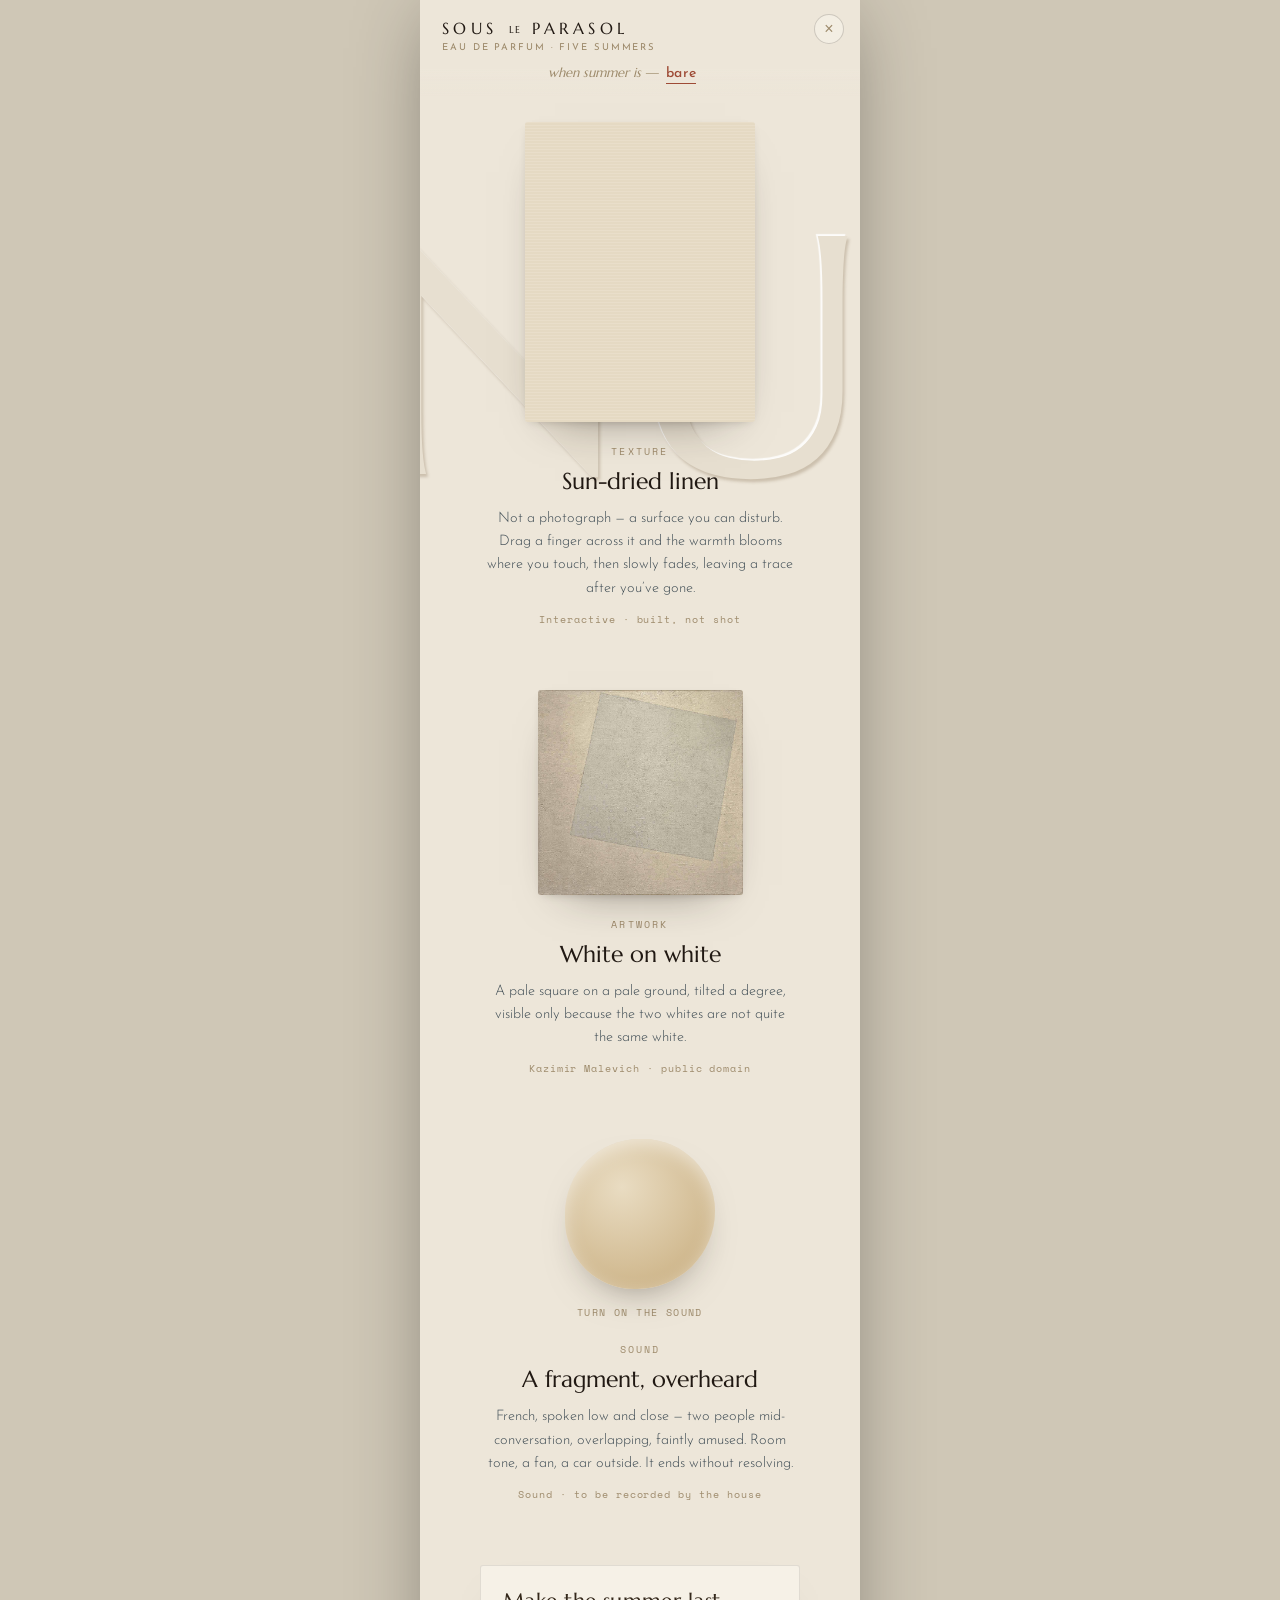
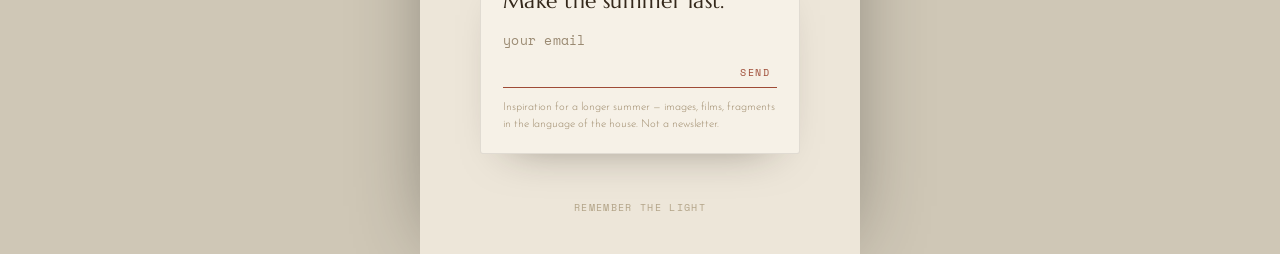
<file: teaser/index.html>
<!DOCTYPE html>
<html lang="en">
<head>
<meta charset="utf-8">
<meta name="viewport" content="width=device-width, initial-scale=1, viewport-fit=cover">
<title>Sous Le Parasol — when summer is bare</title>
<meta name="theme-color" content="#EDE6D9">
<link rel="preconnect" href="https://fonts.gstatic.com" crossorigin>
<link rel="stylesheet" href="https://fonts.googleapis.com/css2?family=Marcellus&family=Josefin+Sans:wght@300;400;500&family=Space+Mono:ital,wght@0,400;0,700;1,400&display=swap">
<style>
  /* ---- tokens (BARE summer) ---- */
  :root{
    --paper:#EDE6D9; --card:#F6F1E7; --ink:#211913;
    --bare-ink:#3f4c54; --bare-spine:#45616F; --muted:#9D8A6B; --accent:#9E4B36;
  }
  *{box-sizing:border-box;}
  html,body{margin:0;padding:0;background:#cfc7b6;-webkit-font-smoothing:antialiased;}
  body{font-family:'Josefin Sans',Helvetica,Arial,sans-serif;color:var(--ink);}

  /* the pop-up "phone" frame — vertical, scrollable */
  .phone{
    position:relative;max-width:440px;margin:0 auto;min-height:100vh;min-height:100svh;
    background:var(--paper);overflow-x:hidden;
    box-shadow:0 0 80px -20px rgba(0,0,0,.45);
  }

  /* giant debossed summer word, drifting behind everything */
  .deboss{
    position:absolute;top:220px;left:-46px;z-index:0;pointer-events:none;user-select:none;
    font-family:'Marcellus',serif;font-size:340px;line-height:.8;letter-spacing:.01em;
    text-transform:uppercase;white-space:nowrap;color:#E7DFD0;
    text-shadow:-2px -2px 1px rgba(255,255,255,.85),2px 3px 3px rgba(120,95,60,.28);
    animation:drift 90s ease-in-out infinite;
  }

  /* ---- top bar ---- */
  .bar{
    position:sticky;top:0;z-index:60;padding:18px 58px 12px 22px;
    background:linear-gradient(var(--paper) 72%,rgba(237,230,217,0));
  }
  .mark{font-family:'Marcellus',serif;font-size:16px;letter-spacing:.28em;text-transform:uppercase;color:var(--ink);}
  .mark .le{font-size:.62em;letter-spacing:.16em;vertical-align:.12em;margin:0 .12em;}
  .sub{font-size:9.5px;letter-spacing:.20em;text-transform:uppercase;color:var(--muted);margin-top:5px;}
  .whenrow{display:flex;align-items:baseline;justify-content:center;gap:8px;margin-top:12px;}
  .whenrow .lead{font-family:'Marcellus',serif;font-style:italic;font-size:13px;color:var(--muted);}
  .whenrow .kw{font-size:14px;letter-spacing:.05em;color:var(--accent);font-weight:500;border-bottom:1.5px solid var(--accent);padding-bottom:2px;}
  .close{position:absolute;top:14px;right:16px;z-index:70;width:30px;height:30px;border-radius:50%;
    border:1px solid rgba(33,25,19,.18);background:rgba(246,241,231,.7);color:var(--muted);
    font-size:16px;line-height:1;cursor:pointer;display:flex;align-items:center;justify-content:center;}

  /* ---- story ---- */
  .story{position:relative;z-index:10;display:flex;flex-direction:column;align-items:center;
    gap:64px;padding:26px 24px 46px;}
  .block{width:100%;display:flex;flex-direction:column;align-items:center;text-align:center;}
  .visual-wrap{position:relative;}           /* holds the floating motion */
  .float{position:relative;}
  .eyebrow{margin-top:22px;font-family:'Space Mono',monospace;font-size:10px;letter-spacing:.22em;
    text-transform:uppercase;color:var(--muted);}
  .title{margin-top:8px;font-family:'Marcellus',serif;font-size:23px;color:var(--ink);}
  .caption{margin-top:12px;max-width:34ch;font-size:14.5px;font-weight:300;line-height:1.6;color:var(--bare-ink);}
  .credit{margin-top:12px;font-family:'Space Mono',monospace;font-size:9.5px;letter-spacing:.10em;color:var(--muted);}

  /* media tile */
  .media{position:relative;overflow:hidden;border-radius:3px;
    box-shadow:0 20px 46px -30px rgba(35,28,20,.6),0 3px 10px -6px rgba(35,28,20,.35);}
  .media img{display:block;width:100%;height:100%;object-fit:cover;}

  /* texture tile */
  .texture{position:relative;width:230px;height:300px;overflow:hidden;border-radius:3px;cursor:crosshair;
    box-shadow:0 20px 46px -30px rgba(35,28,20,.6),0 3px 10px -6px rgba(35,28,20,.35);touch-action:none;}
  .linen{position:absolute;inset:0;
    background:repeating-linear-gradient(0deg,#e8ddc9 0px,#e2d6bd 1px,#e8ddc9 2px,#eadfcb 3px),
              repeating-linear-gradient(90deg,rgba(150,125,90,.10) 0px,rgba(150,125,90,0) 1px,rgba(150,125,90,.08) 2px);
    animation:breathe 9s ease-in-out infinite;}
  .tx-bloom{position:absolute;width:170px;height:170px;left:-999px;top:-999px;transform:translate(-50%,-50%);
    border-radius:50%;background:radial-gradient(circle,rgba(214,168,90,.55),rgba(214,168,90,0) 70%);
    mix-blend-mode:multiply;opacity:0;transition:opacity 2.6s ease;pointer-events:none;}

  /* sound blob */
  .sound{display:flex;flex-direction:column;align-items:center;}
  .blob{width:150px;height:150px;border-radius:50% 48% 52% 46%;cursor:pointer;
    background:radial-gradient(circle at 38% 32%,#e9dcc2,#cdb488 78%);
    box-shadow:inset 0 6px 18px rgba(255,255,255,.55),0 18px 40px -24px rgba(35,28,20,.6);
    animation:blobP 6s ease-in-out infinite;}
  .blob.playing{animation:blobPlay 1.6s ease-in-out infinite;}
  .soundcue{margin-top:16px;font-family:'Space Mono',monospace;font-size:10px;letter-spacing:.14em;
    text-transform:uppercase;color:var(--muted);transition:color .3s ease;}
  .blob.playing + .soundcue{color:var(--accent);}

  /* invite (email) */
  .invite{width:100%;max-width:320px;padding:22px 22px 20px;background:var(--card);
    border:1px solid rgba(33,25,19,.10);border-radius:3px;
    box-shadow:0 20px 46px -30px rgba(35,28,20,.5);text-align:left;}
  .invite h2{margin:0 0 14px;font-family:'Marcellus',serif;font-weight:400;font-size:21px;
    letter-spacing:.02em;color:#34281B;line-height:1.25;}
  .invite form{display:flex;flex-direction:column;border-bottom:1px solid var(--accent);padding-bottom:6px;}
  .invite input{border:0;outline:none;background:transparent;font-family:'Space Mono',monospace;
    font-size:13px;letter-spacing:.02em;color:#34281B;padding:2px 0;width:100%;}
  .invite input::placeholder{color:#9a8a72;}
  .invite .go{align-self:flex-end;margin-top:12px;background:none;border:0;cursor:pointer;
    font-family:'Space Mono',monospace;font-size:10px;letter-spacing:.18em;text-transform:uppercase;color:var(--accent);}
  .invite .sent{font-family:'Space Mono',monospace;font-size:12.5px;letter-spacing:.02em;color:#6B5238;line-height:1.6;}
  .invite .fine{margin-top:12px;font-size:11px;font-weight:300;color:var(--muted);line-height:1.5;}

  .foot{position:relative;z-index:10;text-align:center;padding:0 24px 40px;
    font-family:'Space Mono',monospace;font-size:9.5px;letter-spacing:.14em;text-transform:uppercase;color:#b3a488;}

  /* ---- motion (identical to the canvas) ---- */
  @keyframes floatA{0%,100%{transform:translate(0,0) rotate(0deg)}50%{transform:translate(7px,-11px) rotate(.45deg)}}
  @keyframes floatB{0%,100%{transform:translate(0,0) rotate(0deg)}50%{transform:translate(-8px,8px) rotate(-.5deg)}}
  @keyframes floatC{0%,100%{transform:translate(0,0) rotate(0deg)}50%{transform:translate(6px,9px) rotate(.35deg)}}
  @keyframes floatD{0%,100%{transform:translate(0,0) rotate(0deg)}50%{transform:translate(-6px,-7px) rotate(-.3deg)}}
  @keyframes drift{0%,100%{transform:translate(0,0)}50%{transform:translate(-16px,10px)}}
  @keyframes breathe{0%,100%{transform:scale(1);filter:brightness(1)}50%{transform:scale(1.015);filter:brightness(1.03)}}
  @keyframes blobP{0%,100%{transform:scale(1)}50%{transform:scale(1.05)}}
  @keyframes blobPlay{0%,100%{transform:scale(1.16)}50%{transform:scale(1.26)}}
  @media(prefers-reduced-motion:reduce){*{animation:none!important}}
</style>
</head>
<body>
<div class="phone">
  <button class="close" aria-label="Close" onclick="history.length>1?history.back():window.close()">&times;</button>

  <div class="bar">
    <div class="mark">Sous <span class="le">le</span> Parasol</div>
    <div class="sub">Eau de Parfum · Five summers</div>
    <div class="whenrow">
      <span class="lead">when summer is —</span>
      <span class="kw">bare</span>
    </div>
  </div>

  <div class="deboss">NU</div>

  <div class="story">

    <!-- 1 · TEXTURE — Sun-dried linen (interactive) -->
    <div class="block">
      <div class="visual-wrap">
        <div class="float" style="animation:11s ease-in-out 0s infinite floatA;">
          <div class="texture" id="texture">
            <div class="linen"></div>
            <div class="tx-bloom" id="txBloom"></div>
          </div>
        </div>
      </div>
      <div class="eyebrow">Texture</div>
      <div class="title">Sun-dried linen</div>
      <div class="caption">Not a photograph — a surface you can disturb. Drag a finger across it and the warmth blooms where you touch, then slowly fades, leaving a trace after you&rsquo;ve gone.</div>
      <div class="credit">Interactive · built, not shot</div>
    </div>

    <!-- 2 · ARTWORK — White on white -->
    <div class="block">
      <div class="visual-wrap">
        <div class="float" style="animation:12.7s ease-in-out .7s infinite floatB;">
          <div class="media" style="width:205px;height:205px;">
            <img src="../assets/bare-malevich.jpg" alt="A pale square on a pale ground">
          </div>
        </div>
      </div>
      <div class="eyebrow">Artwork</div>
      <div class="title">White on white</div>
      <div class="caption">A pale square on a pale ground, tilted a degree, visible only because the two whites are not quite the same white.</div>
      <div class="credit">Kazimir Malevich · public domain</div>
    </div>

    <!-- 3 · SOUND — A fragment, overheard (tap to play) -->
    <div class="block">
      <div class="visual-wrap">
        <div class="float" style="animation:14.4s ease-in-out 1.4s infinite floatC;">
          <div class="sound">
            <div class="blob" id="blob" role="button" tabindex="0" aria-label="Play the sound"></div>
          </div>
        </div>
      </div>
      <div class="soundcue" id="soundcue">turn on the sound</div>
      <div class="eyebrow">Sound</div>
      <div class="title">A fragment, overheard</div>
      <div class="caption">French, spoken low and close — two people mid-conversation, overlapping, faintly amused. Room tone, a fan, a car outside. It ends without resolving.</div>
      <div class="credit">Sound · to be recorded by the house</div>
    </div>

    <!-- 4 · INVITE — Make the summer last -->
    <div class="block">
      <div class="visual-wrap">
        <div class="float" style="animation:13.1s ease-in-out .3s infinite floatD;">
          <div class="invite">
            <h2>Make the summer last.</h2>
            <form id="inviteForm">
              <input id="email" type="email" required placeholder="your email" autocomplete="email">
              <button class="go" type="submit">send</button>
            </form>
            <div class="fine">Inspiration for a longer summer — images, films, fragments in the language of the house. Not a newsletter.</div>
          </div>
        </div>
      </div>
    </div>

  </div>

  <div class="foot">remember the light</div>
</div>

<script>
/* ---------- texture: warmth bloom follows the finger ---------- */
(function(){
  var host = document.getElementById('texture');
  var bloom = document.getElementById('txBloom');
  if(!host||!bloom) return;
  var fade;
  function move(clientX, clientY){
    var r = host.getBoundingClientRect();
    bloom.style.transition = 'opacity .15s ease';
    bloom.style.left = (clientX - r.left) + 'px';
    bloom.style.top  = (clientY - r.top) + 'px';
    bloom.style.opacity = '1';
    if(fade) clearTimeout(fade);
    fade = setTimeout(function(){ bloom.style.transition='opacity 2.6s ease'; bloom.style.opacity='0'; }, 90);
  }
  host.addEventListener('pointermove', function(e){ move(e.clientX, e.clientY); });
  host.addEventListener('pointerleave', function(){ bloom.style.transition='opacity 2.6s ease'; bloom.style.opacity='0'; });
  host.addEventListener('touchmove', function(e){
    var t = e.touches[0]; if(!t) return; e.preventDefault(); move(t.clientX, t.clientY);
  }, {passive:false});
})();

/* ---------- sound: synthesised room-tone murmur, tap to toggle ----------
   Stands in for the French dialogue the house will record: filtered noise
   (breath/room) under two slow, detuned voice-like tones that swell and fade
   like overlapping speech. Same synth as the canvas prototype. */
(function(){
  var blob = document.getElementById('blob');
  var cue = document.getElementById('soundcue');
  if(!blob) return;
  var on=false, actx=null, audio=null, alive=false, swellT=[];

  function start(){
    try{
      var AC = window.AudioContext || window.webkitAudioContext; if(!AC) return;
      var ctx = actx || (actx = new AC());
      if(ctx.state === 'suspended') ctx.resume();
      var now = ctx.currentTime;
      var master = ctx.createGain(); master.gain.value = 0; master.connect(ctx.destination);
      master.gain.linearRampToValueAtTime(0.16, now + 0.8);

      // room tone: brown-ish noise, heavily low-passed
      var dur=2, buf=ctx.createBuffer(1, ctx.sampleRate*dur, ctx.sampleRate);
      var dd=buf.getChannelData(0), last=0;
      for(var i=0;i<dd.length;i++){ var w=(Math.random()*2-1); last=(last+0.02*w)/1.02; dd[i]=last*3.2; }
      var noise=ctx.createBufferSource(); noise.buffer=buf; noise.loop=true;
      var nf=ctx.createBiquadFilter(); nf.type='lowpass'; nf.frequency.value=520; nf.Q.value=0.6;
      var ng=ctx.createGain(); ng.gain.value=0.5;
      noise.connect(nf); nf.connect(ng); ng.connect(master); noise.start();

      var voices=[];
      var mk=function(freq, pan){
        var o=ctx.createOscillator(); o.type='sawtooth'; o.frequency.value=freq;
        var vf=ctx.createBiquadFilter(); vf.type='lowpass'; vf.frequency.value=680; vf.Q.value=4;
        var g=ctx.createGain(); g.gain.value=0.0;
        var p=ctx.createStereoPanner?ctx.createStereoPanner():null; if(p)p.pan.value=pan;
        o.connect(vf); vf.connect(g); g.connect(p||master); if(p)p.connect(master); o.start();
        var swell=function(){ if(!alive) return; var t=ctx.currentTime; var up=0.4+Math.random()*0.7;
          g.gain.cancelScheduledValues(t); g.gain.setValueAtTime(g.gain.value,t);
          g.gain.linearRampToValueAtTime(0.05+Math.random()*0.06, t+up);
          var hold=0.25+Math.random()*0.5; g.gain.linearRampToValueAtTime(0.0, t+up+hold);
          vf.frequency.setValueAtTime(520+Math.random()*400, t);
          swellT.push(setTimeout(swell, (up+hold+Math.random()*0.5)*1000)); };
        swell(); voices.push({o:o});
      };
      alive=true; swellT=[];
      mk(150,-0.35); mk(190,0.4);
      audio={ctx:ctx, master:master, noise:noise, voices:voices};
    }catch(e){}
  }
  function stop(){
    alive=false; swellT.forEach(clearTimeout); swellT=[];
    var a=audio; if(!a) return; var ctx=a.ctx, t=ctx.currentTime;
    try{ a.master.gain.cancelScheduledValues(t); a.master.gain.setValueAtTime(a.master.gain.value,t);
      a.master.gain.linearRampToValueAtTime(0, t+0.6); }catch(e){}
    setTimeout(function(){ try{ a.noise.stop(); a.voices.forEach(function(v){v.o.stop();}); }catch(e){} audio=null; }, 700);
  }
  function toggle(){
    on=!on;
    blob.classList.toggle('playing', on);
    if(cue) cue.textContent = on ? 'sound on — tap to stop' : 'turn on the sound';
    if(on) start(); else stop();
  }
  blob.addEventListener('click', toggle);
  blob.addEventListener('keydown', function(e){ if(e.key==='Enter'||e.key===' '){ e.preventDefault(); toggle(); }});
})();

/* ---------- invite: collect the email (prototype — no backend) ---------- */
(function(){
  var form = document.getElementById('inviteForm');
  if(!form) return;
  form.addEventListener('submit', function(e){
    e.preventDefault();
    form.parentNode.querySelector('h2').textContent = 'Sent.';
    form.outerHTML = '<div class="sent">Look for it<br>when the light changes.</div>';
  });
})();
</script>
</body>
</html>
</file>
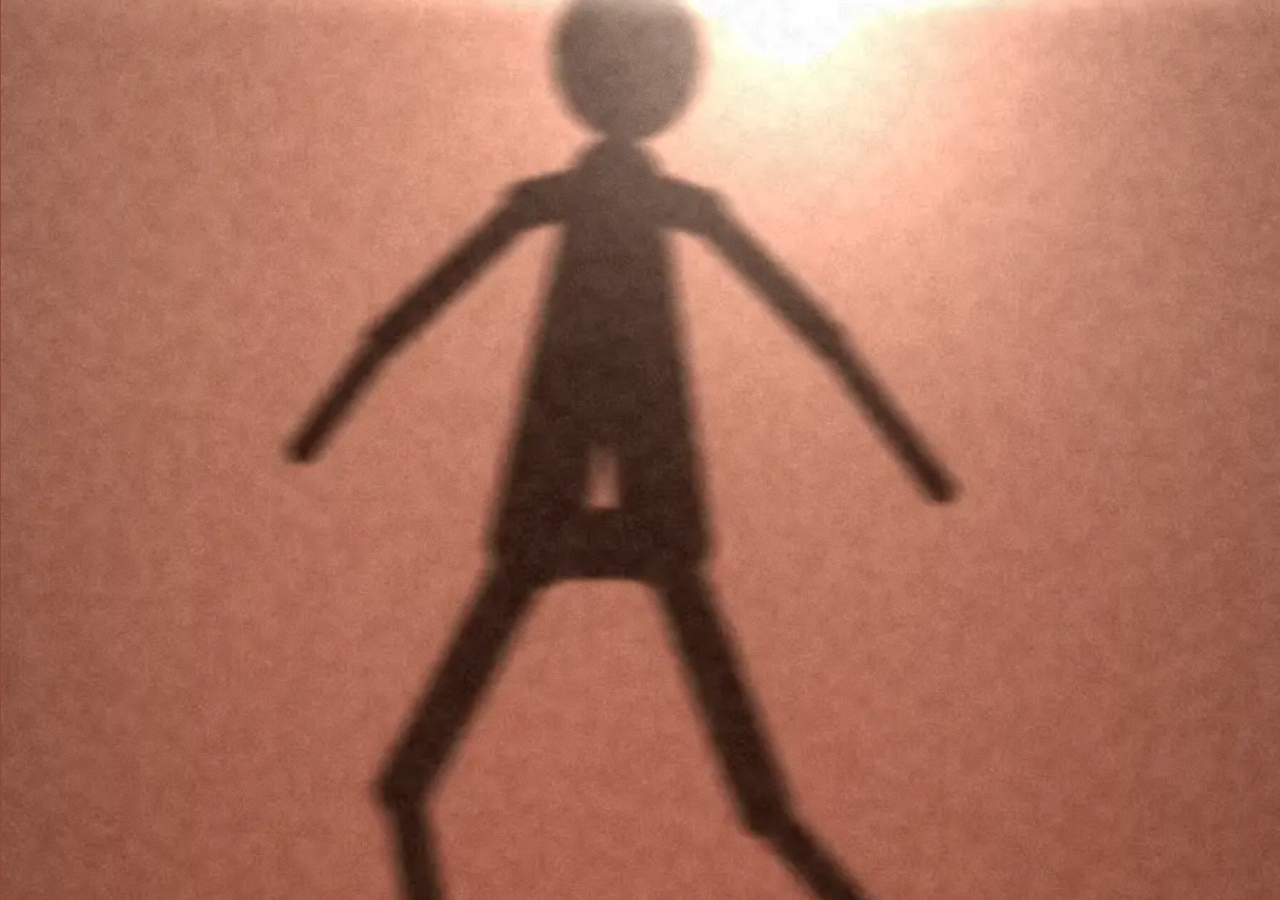
<file: teaser/frame/index.html>
<!DOCTYPE html>
<html lang="en">
<head>
<meta charset="utf-8">
<meta name="viewport" content="width=device-width, initial-scale=1, maximum-scale=1, viewport-fit=cover">
<title>Sous Le Parasol — The Last Frame</title>
<meta name="theme-color" content="#BE7660">
<style>
  /* Tokens from _ds/sous-le-parasol design system. Fonts fall back to the
     system stacks declared there — no network requests on this page. */
  :root{
    --ink:#211913; --ink-deep:#160F0A; --paper:#F6F1E7; --muted:#9D8A6B;
    --accent:#9E4B36; --umber:#6B5238; --shadow:#2E1810;
    --font-display:'Marcellus','Times New Roman',serif;
    --font-mono:'Space Mono',ui-monospace,Menlo,monospace;
  }
  *{box-sizing:border-box;margin:0;padding:0;}
  html,body{
    height:100vh;height:100dvh;width:100%;overflow:hidden;
    background:#8B4A38;
    touch-action:none;overscroll-behavior:none;
    -webkit-user-select:none;user-select:none;
    -webkit-touch-callout:none;-webkit-tap-highlight-color:transparent;
    -webkit-font-smoothing:antialiased;
  }
  body{font-family:var(--font-mono);color:var(--ink);position:fixed;inset:0;}
  canvas#cv{position:fixed;inset:0;width:100%;height:100vh;height:100dvh;display:block;touch-action:none;}

  /* ---- shutter flash ---- */
  .flash{
    position:fixed;inset:0;z-index:40;background:#FFF7EC;pointer-events:none;
    opacity:0;transition:opacity .22s ease;
  }
  .flash.on{opacity:.92;transition:none;}

  /* ---- captured-frame hairline + caption ---- */
  .capframe{
    position:fixed;inset:12px;z-index:30;pointer-events:none;
    border:1px solid rgba(246,241,231,.85);
    opacity:0;transition:opacity .35s ease;
  }
  .capframe.on{opacity:1;}
  .capframe .caption{
    position:absolute;right:10px;bottom:8px;
    font-family:var(--font-mono);font-size:10px;letter-spacing:.18em;
    text-transform:uppercase;color:rgba(246,241,231,.92);
    text-shadow:0 1px 3px rgba(40,15,8,.55);
  }

  /* ---- replay nudge ---- */
  .nudge{
    position:fixed;left:50%;bottom:calc(17% + env(safe-area-inset-bottom));transform:translateX(-50%);
    z-index:20;font-family:var(--font-mono);font-size:11px;letter-spacing:.14em;
    color:rgba(246,241,231,.9);text-shadow:0 1px 3px rgba(40,15,8,.45);
    white-space:nowrap;pointer-events:none;opacity:0;transition:opacity .5s ease;
  }
  .ph-wait .nudge{animation:nudgeIn .8s ease forwards,nudgeBreathe 4s ease-in-out .9s infinite;}
  @keyframes nudgeIn{from{opacity:0}to{opacity:.85}}
  @keyframes nudgeBreathe{0%,100%{opacity:.7}50%{opacity:.92}}

  /* ---- replay button ---- */
  .replaybtn{
    position:fixed;left:50%;bottom:calc(26px + env(safe-area-inset-bottom));transform:translateX(-50%);
    z-index:35;background:none;border:0;cursor:pointer;
    font-family:var(--font-mono);font-size:11px;letter-spacing:.24em;text-transform:uppercase;
    color:rgba(246,241,231,.92);text-shadow:0 1px 3px rgba(40,15,8,.5);
    padding:12px 16px 8px;border-bottom:1px solid rgba(246,241,231,.45);
    opacity:0;pointer-events:none;transition:opacity .5s ease .25s;
  }
  body.replay-on .replaybtn{opacity:1;pointer-events:auto;}

  /* ---- end note ---- */
  .endnote{
    position:fixed;left:50%;top:55%;transform:translate(-50%,-50%);z-index:35;
    font-family:var(--font-display);font-size:20px;letter-spacing:.04em;color:var(--ink);
    white-space:nowrap;opacity:0;transition:opacity 1.1s ease .4s;pointer-events:none;
  }
  .ph-end .endnote{opacity:.9;}

  /* ---- invitation ---- */
  .invite{
    position:fixed;left:50%;top:40%;transform:translate(-50%,0);z-index:20;
    width:min(78vw,300px);text-align:center;
    visibility:hidden;transition:transform .3s ease;
  }
  .ph-form .invite,.ph-wait .invite{visibility:visible;}
  .invite .line{
    font-family:var(--font-display);font-size:22px;letter-spacing:.04em;color:var(--ink);
    opacity:0;transition:opacity .6s ease;
  }
  .invite form{
    display:flex;align-items:baseline;gap:8px;margin-top:26px;
    border-bottom:1px solid rgba(33,25,19,.55);padding-bottom:6px;
    opacity:0;transition:opacity .6s ease .3s;
  }
  .invite input{
    flex:1;min-width:0;border:0;outline:none;background:transparent;
    font-family:var(--font-mono);font-size:16px;letter-spacing:.02em;color:var(--ink);
    padding:2px 0;text-align:center;border-radius:0;-webkit-user-select:text;user-select:text;
  }
  .invite input::placeholder{color:rgba(33,25,19,.45);}
  .invite .go{
    background:none;border:0;cursor:pointer;font-family:var(--font-mono);
    font-size:16px;color:var(--ink);padding:0 2px;
  }
  .invite .fine{
    margin-top:14px;font-family:var(--font-mono);font-size:10px;letter-spacing:.04em;
    line-height:1.6;color:rgba(33,25,19,.62);opacity:0;transition:opacity .6s ease .3s;
  }
  .invite .err{
    margin-top:12px;font-family:var(--font-mono);font-size:11px;letter-spacing:.02em;
    color:var(--accent);min-height:14px;opacity:0;transition:opacity .3s ease;
  }
  .invite .err.on{opacity:1;}
  .invite.show .line,.invite.show form,.invite.show .fine{opacity:1;}
  .invite .done{
    position:absolute;left:0;right:0;top:64px;
    font-family:var(--font-display);font-size:18px;letter-spacing:.04em;color:var(--ink);
    opacity:0;transition:opacity .8s ease .3s;pointer-events:none;
  }
  .invite.sent form,.invite.sent .fine,.invite.sent .err{opacity:0;transition:opacity .5s ease;pointer-events:none;}
  .invite.sent .done{opacity:1;}
  .invite.gone{visibility:hidden!important;}

  /* ---- debug panel ---- */
  .dbg{
    position:fixed;top:0;right:0;z-index:99;max-height:100dvh;overflow-y:auto;
    background:rgba(22,15,10,.86);color:#EFE7D7;padding:10px 12px 14px;
    font-family:var(--font-mono);font-size:10px;letter-spacing:.02em;width:210px;
    touch-action:pan-y;-webkit-user-select:none;
  }
  .dbg h2{font-size:10px;letter-spacing:.18em;text-transform:uppercase;margin-bottom:6px;color:#C8AC74;}
  .dbg .row{margin-top:7px;}
  .dbg label{display:flex;justify-content:space-between;}
  .dbg input[type=range]{width:100%;margin-top:2px;}
  .dbg button{
    margin-top:10px;width:100%;background:#C8AC74;color:#211913;border:0;padding:6px;
    font-family:var(--font-mono);font-size:10px;letter-spacing:.1em;cursor:pointer;
  }
  @media(prefers-reduced-motion:reduce){
    .nudge,.invite .line,.invite form,.invite .fine,.endnote,.replaybtn{transition:none!important;animation:none!important;}
    .ph-wait .nudge{opacity:.85;}
    .ph-end .endnote{opacity:.9;}
    body.replay-on .replaybtn{opacity:1;}
    .invite.show .line,.invite.show form,.invite.show .fine{opacity:1;}
  }
</style>
</head>
<body class="ph-seq">
<canvas id="cv"></canvas>
<div class="flash" id="flash"></div>
<div class="capframe" id="capframe"><span class="caption" id="capcaption"></span></div>
<div class="nudge" id="nudge">Replay. Try to catch the moment.</div>
<button class="replaybtn" id="replaybtn" type="button">Replay</button>
<div class="endnote" id="endnote">Nothing left to catch.</div>
<div class="invite" id="invite" aria-hidden="true">
  <div class="line">Disappear into the summer</div>
  <form id="mailform" novalidate>
    <input id="mail" type="email" inputmode="email" autocomplete="email" autocapitalize="off" spellcheck="false" placeholder="your email" aria-label="your email">
    <button type="submit" class="go" aria-label="Send">&#8594;</button>
  </form>
  <div class="err" id="mailerr" role="alert"></div>
  <div class="fine">One letter when the summer opens. Nothing else.</div>
  <div class="done" id="maildone">Summer, found again.</div>
</div>

<script>
(function(){
'use strict';

const SUBSCRIBE_ENDPOINT = ""; // empty = simulate success locally

/* Real photography: drop seven 900×1600 WebP files into teaser/frame/frames/
   and this manifest picks them up. If any file is missing the page falls
   back to procedural placeholders, so it works today with zero images.
   Set to [] to force placeholders. */
const FRAMES = [
  "frames/frame-01.webp",
  "frames/frame-02.webp",
  "frames/frame-03.webp",
  "frames/frame-04.webp",
  "frames/frame-05.webp",
  "frames/frame-06.webp",
  "frames/frame-07.webp",
];

/* ---------------- environment ---------------- */
const qs = new URLSearchParams(location.search);
const DEBUG = qs.get('debug') === '1';
const STAGE = qs.get('stage');
const FORCED = parseInt(qs.get('frames') || '', 10);
const META_BROWSER = /FBAN|FBAV|Instagram/i.test(navigator.userAgent);
const REDUCED = window.matchMedia && matchMedia('(prefers-reduced-motion: reduce)').matches;
if (DEBUG) console.log('[frame] meta in-app browser:', META_BROWSER, '| ua:', navigator.userAgent);

/* ---------------- tunables ---------------- */
const P = {
  h1: 700, h2: 620, h3: 480, h4: 300, h5: 180, h6: 110, h7: 2400, // frame holds, ms
  jitter: 3,     // max registration offset, px (min is always 1 — never zero)
  grain: 0.14,   // runtime grain overlay opacity
  resist: 1.0,   // how strongly a backward drag pulls against the playhead
  spring: 15,    // 1/s — how fast forward play returns after release (~200 ms)
  sunGrow: 0.19  // sun radius growth per frame (procedural placeholders only)
};
const MAX_PULL = 1.25;  // resistance cap: brief backward slip, never a full stop
const HOLD_DAMP = 3.2;  // resistance decay while the finger is still down
const LS_KEY = 'slpFrameTuning';
if (DEBUG) {
  try {
    const saved = JSON.parse(localStorage.getItem(LS_KEY) || '{}');
    for (const k in saved) if (k in P && isFinite(saved[k])) P[k] = saved[k];
  } catch (e) {}
}
function holdFor(orig){ return P['h' + (orig + 1)]; }

/* ---------------- state ---------------- */
const cv = document.getElementById('cv');
const ctx = cv.getContext('2d');
let W = 0, H = 0, DPR = 1;
let frames = [];            // 7 drawables (offscreen canvases or images), original order
let procedural = true;
let alive = [0,1,2,3,4,5,6];// surviving original frame indices
let attempt = 0;            // replay attempts started
let p = 0;                  // playhead, float, in units of surviving frames
let pull = 0;               // drag resistance currently applied
let phase = 'seq';          // seq | form | wait | replay | held | end
let shownCell = -1, jx = 1, jy = 1, gox = 0, goy = 0;
let dirty = true, grainPat = null;
let holdingPtr = null, lastPX = 0, downX = 0, downY = 0, downT = 0, moved = false;
let rafId = 0, lastFrame = 0, fpsN = 0, fpsT = 0, fps = 0, dbgInfo = null;
let reducedSeq = false;

const clamp = (v,a,b)=>v<a?a:v>b?b:v;

if (FORCED >= 1 && FORCED <= 7) {
  if (FORCED === 1) alive = [6];
  else {
    const k = FORCED - 1, pick = [];
    for (let j = 0; j < k; j++) pick.push(Math.round(j * 5 / Math.max(1, k - 1)));
    alive = [...new Set(pick)].sort((a,b)=>a-b); alive.push(6);
  }
  attempt = 7 - alive.length; // frames already lost, so the next replay keeps losing
}

/* ---------------- procedural placeholders ----------------
   A JS port of gen_frames.py: terracotta ground, stick-figure silhouette,
   growing blown-out sun, progressive blur and contrast loss. Grain is
   applied at draw time from one pre-rendered tile (heavier per frame). */
const FW = 900, FH = 1600, FIGY = 0.535;
const POSES = [
  {head:[0.010,-0.380],neck:[0.005,-0.278],shL:[-0.068,-0.258],shR:[0.078,-0.256],
   elL:[-0.140,-0.160],elR:[0.155,-0.170],haL:[-0.120,-0.040],haR:[0.215,-0.070],
   hiL:[-0.050,0.010],hiR:[0.055,0.010],knL:[-0.125,0.215],knR:[0.115,0.220],
   ftL:[-0.060,0.455],ftR:[0.235,0.360]},
  {head:[0.030,-0.378],neck:[0.020,-0.276],shL:[-0.050,-0.258],shR:[0.090,-0.252],
   elL:[-0.165,-0.150],elR:[0.190,-0.150],haL:[-0.230,-0.062],haR:[0.280,-0.030],
   hiL:[-0.045,0.012],hiR:[0.060,0.012],knL:[-0.150,0.210],knR:[0.140,0.225],
   ftL:[-0.105,0.450],ftR:[0.285,0.395]},
  {head:[0.055,-0.372],neck:[0.040,-0.272],shL:[-0.032,-0.256],shR:[0.110,-0.246],
   elL:[-0.190,-0.190],elR:[0.230,-0.110],haL:[-0.330,-0.140],haR:[0.330,0.035],
   hiL:[-0.038,0.014],hiR:[0.068,0.014],knL:[-0.175,0.200],knR:[0.175,0.215],
   ftL:[-0.160,0.435],ftR:[0.340,0.330]},
  {head:[0.080,-0.362],neck:[0.062,-0.264],shL:[-0.010,-0.252],shR:[0.132,-0.236],
   elL:[-0.215,-0.230],elR:[0.262,-0.070],haL:[-0.395,-0.235],haR:[0.375,0.115],
   hiL:[-0.028,0.016],hiR:[0.078,0.016],knL:[-0.200,0.190],knR:[0.205,0.200],
   ftL:[-0.230,0.410],ftR:[0.395,0.285]},
  {head:[0.115,-0.345],neck:[0.090,-0.250],shL:[0.020,-0.244],shR:[0.160,-0.222],
   elL:[-0.220,-0.270],elR:[0.290,-0.020],haL:[-0.430,-0.330],haR:[0.410,0.180],
   hiL:[-0.012,0.018],hiR:[0.090,0.018],knL:[-0.215,0.175],knR:[0.240,0.180],
   ftL:[-0.290,0.375],ftR:[0.440,0.235]},
  {head:[0.150,-0.320],neck:[0.120,-0.232],shL:[0.055,-0.232],shR:[0.190,-0.205],
   elL:[-0.200,-0.300],elR:[0.315,0.030],haL:[-0.440,-0.400],haR:[0.435,0.240],
   hiL:[0.005,0.020],hiR:[0.105,0.020],knL:[-0.220,0.160],knR:[0.270,0.160],
   ftL:[-0.335,0.340],ftR:[0.480,0.190]}
];
const BONES = [
  ['neck','shL',0.040],['neck','shR',0.040],
  ['shL','elL',0.030],['elL','haL',0.023],
  ['shR','elR',0.030],['elR','haR',0.023],
  ['neck','hiL',0.074],['neck','hiR',0.074],
  ['hiL','hiR',0.058],
  ['hiL','knL',0.044],['knL','ftL',0.032],
  ['hiR','knR',0.044],['knR','ftR',0.032]
];
const PP = [
  {pose:0, cx:0.44, fh:0.55, alpha:1.00, blur:1.2,  motion:0,  sun:1.00, glow:0.00, gblur:0.6, fade:0.00},
  {pose:1, cx:0.46, fh:0.55, alpha:0.99, blur:1.8,  motion:2,  sun:1.14, glow:0.05, gblur:0.9, fade:0.02},
  {pose:2, cx:0.49, fh:0.55, alpha:0.96, blur:3.0,  motion:5,  sun:1.30, glow:0.12, gblur:1.4, fade:0.05},
  {pose:3, cx:0.53, fh:0.54, alpha:0.88, blur:5.5,  motion:11, sun:1.50, glow:0.22, gblur:2.2, fade:0.11},
  {pose:4, cx:0.58, fh:0.53, alpha:0.72, blur:9.0,  motion:20, sun:1.74, glow:0.36, gblur:3.4, fade:0.20},
  {pose:5, cx:0.65, fh:0.52, alpha:0.44, blur:15.0, motion:34, sun:2.02, glow:0.52, gblur:5.0, fade:0.32},
  {pose:-1,cx:0.70, fh:0.51, alpha:0.00, blur:0,    motion:0,  sun:2.26, glow:0.64, gblur:6.2, fade:0.42}
];

function mkCanvas(w,h){ const c=document.createElement('canvas'); c.width=w; c.height=h; return c; }

// cheap gaussian stand-in: downscale then upscale (works everywhere, no ctx.filter)
function blurred(src, r){
  if (r < 0.5) return src;
  const f = clamp(r * 0.85, 1.4, 14);
  const tw = Math.max(6, Math.round(FW / f)), th = Math.max(6, Math.round(FH / f));
  const t = mkCanvas(tw, th), tc = t.getContext('2d');
  tc.imageSmoothingEnabled = true;
  tc.drawImage(src, 0, 0, tw, th);
  const o = mkCanvas(FW, FH), oc = o.getContext('2d');
  oc.imageSmoothingEnabled = true;
  oc.drawImage(t, 0, 0, FW, FH);
  return o;
}
function rad(g, x, y, r, stops){
  const gr = g.createRadialGradient(x, y, 0, x, y, r);
  for (const s of stops) gr.addColorStop(s[0], s[1]);
  g.fillStyle = gr;
  g.fillRect(x - r, y - r, r * 2, r * 2);
}
function figureLayer(f){
  if (f.pose < 0) return null;
  const c = mkCanvas(FW, FH), g = c.getContext('2d');
  const pose = POSES[f.pose], fh = f.fh * FH, cx = f.cx * FW, cy = FIGY * FH;
  g.strokeStyle = g.fillStyle = '#2E1810';
  g.lineCap = 'round'; g.lineJoin = 'round';
  const pt = k => [cx + pose[k][0] * fh, cy + pose[k][1] * fh];
  for (const bone of BONES){
    const pa = pt(bone[0]), pb = pt(bone[1]);
    g.lineWidth = Math.max(2, bone[2] * fh);
    g.beginPath(); g.moveTo(pa[0], pa[1]); g.lineTo(pb[0], pb[1]); g.stroke();
  }
  const hp = pt('head'), hr = 0.070 * fh;
  g.beginPath(); g.ellipse(hp[0], hp[1], hr * 0.86, hr, 0, 0, Math.PI * 2); g.fill();
  let out = blurred(c, f.blur);
  if (f.motion > 0){ // horizontal smear — the figure moving faster than the shutter
    const s = mkCanvas(FW, FH), sg = s.getContext('2d');
    const steps = 7;
    sg.globalAlpha = 1 / steps;
    for (let k = 0; k < steps; k++)
      sg.drawImage(out, (k - (steps - 1) / 2) * f.motion * 1.15, 0);
    out = s;
  }
  return out;
}
function buildProcFrame(i){
  const f = PP[i];
  let c = mkCanvas(FW, FH), g = c.getContext('2d');
  const lg = g.createLinearGradient(0, 0, 0, FH);
  lg.addColorStop(0, '#CE8E76'); lg.addColorStop(0.42, '#BE7660'); lg.addColorStop(1, '#944A38');
  g.fillStyle = lg; g.fillRect(0, 0, FW, FH);
  const eg = g.createLinearGradient(0, 0, FW, 0);
  eg.addColorStop(0, 'rgba(40,15,8,.10)'); eg.addColorStop(.5, 'rgba(40,15,8,0)'); eg.addColorStop(1, 'rgba(40,15,8,.10)');
  g.fillStyle = eg; g.fillRect(0, 0, FW, FH);

  const fig = figureLayer(f);
  if (fig){ g.globalAlpha = f.alpha; g.drawImage(fig, 0, 0); g.globalAlpha = 1; }

  const R = 0.046 * FW * (1 + P.sunGrow * i);
  const sx = 0.615 * FW, sy = 0.300 * FH;
  g.save();
  g.globalCompositeOperation = 'lighter';
  const A = Math.min(1, f.sun * 0.9), HA = Math.min(1, 0.5 * f.sun);
  rad(g, sx, sy, R * 1.1, [[0,'rgba(255,246,232,'+A+')'],[0.55,'rgba(255,244,228,'+(A*0.8)+')'],[1,'rgba(255,242,224,0)']]);
  rad(g, sx, sy, R * 3.6, [[0,'rgba(255,240,222,'+HA+')'],[1,'rgba(255,240,222,0)']]);
  g.translate(sx, sy); g.scale(4.6, 0.3); // lens streak along the horizon
  rad(g, 0, 0, R * 1.3, [[0,'rgba(255,242,226,'+Math.min(1, 0.35 * f.sun)+')'],[1,'rgba(255,242,226,0)']]);
  g.restore();

  if (f.glow > 0){ // exposure bloom eating the whole image
    const b = blurred(c, 16);
    g.globalAlpha = f.glow; g.drawImage(b, 0, 0); g.globalAlpha = 1;
  }
  if (f.fade > 0){ // contrast loss
    g.fillStyle = 'rgba(196,150,132,' + f.fade + ')'; g.fillRect(0, 0, FW, FH);
    g.fillStyle = 'rgba(255,255,255,' + (f.fade * 0.45) + ')'; g.fillRect(0, 0, FW, FH);
  }
  const vg = g.createRadialGradient(FW/2, FH/2, Math.min(FW,FH)*0.35, FW/2, FH/2, Math.hypot(FW,FH)*0.62);
  vg.addColorStop(0, 'rgba(0,0,0,0)'); vg.addColorStop(1, 'rgba(30,10,5,.30)');
  g.fillStyle = vg; g.fillRect(0, 0, FW, FH);

  if (f.gblur > 0.7) c = blurred(c, f.gblur);
  return c;
}
function buildProcedural(){
  procedural = true;
  frames = [];
  for (let i = 0; i < 7; i++) frames.push(buildProcFrame(i));
  dirty = true;
}
function loadImages(){
  if (!FRAMES.length) return Promise.resolve(false);
  return Promise.all(FRAMES.map(src => new Promise(res => {
    const im = new Image();
    im.onload = ()=>res(im);
    im.onerror = ()=>res(null);
    im.src = src;
  }))).then(list => {
    if (list.length === 7 && list.every(Boolean)){ frames = list; procedural = false; return true; }
    return false;
  });
}
function buildGrain(){
  const g = document.createElement('canvas'); g.width = 192; g.height = 192;
  const gc = g.getContext('2d'); const id = gc.createImageData(192, 192);
  for (let i = 0; i < id.data.length; i += 4){
    const v = (Math.random() * 255) | 0;
    id.data[i] = v; id.data[i+1] = v; id.data[i+2] = v; id.data[i+3] = 255;
  }
  gc.putImageData(id, 0, 0);
  grainPat = ctx.createPattern(g, 'repeat');
}

/* ---------------- draw ---------------- */
function newJitter(){
  const mag = ()=>1 + Math.random() * Math.max(0, P.jitter - 1); // 1..jitter px, never zero
  jx = (Math.random() < .5 ? -1 : 1) * mag();
  jy = (Math.random() < .5 ? -1 : 1) * mag();
  gox = (Math.random() * 192) | 0; goy = (Math.random() * 192) | 0;
}
function curOrig(){ return alive[clamp(Math.floor(p), 0, alive.length - 1)]; }
function draw(){
  const fr = frames[curOrig()];
  if (!fr) return;
  ctx.setTransform(DPR, 0, 0, DPR, 0, 0);
  ctx.globalCompositeOperation = 'source-over'; ctx.globalAlpha = 1;
  ctx.fillStyle = '#8B4A38'; ctx.fillRect(0, 0, W, H);
  const fw = fr.width, fh = fr.height;
  const s = Math.max(W / fw, H / fh);
  ctx.imageSmoothingEnabled = true;
  ctx.drawImage(fr, (W - fw * s) / 2 + jx, (H - fh * s) / 2 + jy, fw * s, fh * s);
  if (P.grain > 0 && grainPat){
    // real frames carry baked grain — the runtime layer only adds a light
    // shimmer there (its offset changes per frame, like real film stock)
    ctx.globalCompositeOperation = 'overlay';
    ctx.globalAlpha = Math.min(.6, P.grain * (procedural ? 1 + 0.18 * curOrig() : 0.3));
    ctx.save(); ctx.translate(gox, goy);
    ctx.fillStyle = grainPat; ctx.fillRect(-300, -300, W + 600, H + 600);
    ctx.restore();
    ctx.globalCompositeOperation = 'source-over'; ctx.globalAlpha = 1;
  }
}
function resize(){
  W = window.innerWidth; H = window.innerHeight;
  DPR = Math.min(window.devicePixelRatio || 1, 2);
  cv.width = Math.round(W * DPR); cv.height = Math.round(H * DPR);
  dirty = true;
}

/* ---------------- phases ---------------- */
const invite = document.getElementById('invite');
const mailform = document.getElementById('mailform');
const mailInput = document.getElementById('mail');
const mailErr = document.getElementById('mailerr');
const nudge = document.getElementById('nudge');
const replaybtn = document.getElementById('replaybtn');
const flash = document.getElementById('flash');
const capframe = document.getElementById('capframe');
const capcaption = document.getElementById('capcaption');

function setPhase(ph){
  phase = ph;
  document.body.classList.remove('ph-seq','ph-form','ph-wait','ph-replay','ph-held','ph-end');
  document.body.classList.add('ph-' + ph);
}
function toForm(){
  setPhase('form');
  invite.setAttribute('aria-hidden', 'false');
  requestAnimationFrame(()=>invite.classList.add('show'));
}
function toWait(){ // "Replay. Try to catch the moment." — tap anywhere begins
  setPhase('wait');
}
function startReplay(){
  if (attempt > 0){ // each replay permanently loses one frame — memory degrading
    const cand = alive.filter(v => v !== 6);
    if (cand.length){
      const r = cand[(Math.random() * cand.length) | 0];
      alive = alive.filter(v => v !== r);
    }
  }
  attempt++;
  invite.classList.add('gone');
  document.body.classList.remove('replay-on');
  capframe.classList.remove('on');
  p = 0; pull = 0; shownCell = -1;
  newJitter();
  setPhase('replay');
  dirty = true;
}
function runEnded(){
  p = alive.length - 0.0001;
  if (phase === 'seq'){
    toForm();
  } else if (phase === 'replay'){
    if (alive.length === 1) setPhase('end');          // only the empty frame remained
    else { setPhase('held'); document.body.classList.add('replay-on'); }
  }
}
function capture(){
  if (phase !== 'replay') return;
  setPhase('held');
  flash.classList.add('on');
  setTimeout(()=>flash.classList.remove('on'), 80);
  capcaption.textContent = 'frame ' + (curOrig() + 1) + ' of 7';
  capframe.classList.add('on');
  if (alive.length > 1) document.body.classList.add('replay-on');
  else setPhase('end'); // caught the empty frame on the last run — nothing left
  try { if (navigator.vibrate) navigator.vibrate(12); } catch (e) {}
}
replaybtn.addEventListener('click', ()=>{ if (phase === 'held') startReplay(); });

/* ---------------- pointer input ----------------
   Phase 1: taps are ignored. Replay: drag back = resistance, tap = shutter. */
function onDown(x, y, id){
  downX = x; downY = y; downT = performance.now(); moved = false;
  if (phase === 'replay'){ holdingPtr = id; lastPX = x; }
}
function onMove(x, y, id){
  if (Math.hypot(x - downX, y - downY) > 10) moved = true;
  if (phase !== 'replay' || holdingPtr !== id) return;
  const dx = x - lastPX; lastPX = x;
  if (dx < 0) pull = Math.min(MAX_PULL, pull + (-dx) * 0.0045 * P.resist);
}
function onUp(id){
  const tap = !moved && performance.now() - downT < 350;
  if (holdingPtr === id) holdingPtr = null;
  if (tap){
    if (phase === 'replay') capture();
    else if (phase === 'wait') startReplay();
  }
}
if (window.PointerEvent){
  cv.addEventListener('pointerdown', e => {
    e.preventDefault();
    try { cv.setPointerCapture(e.pointerId); } catch (err) {}
    onDown(e.clientX, e.clientY, e.pointerId);
  });
  cv.addEventListener('pointermove', e => onMove(e.clientX, e.clientY, e.pointerId));
  cv.addEventListener('pointerup', e => onUp(e.pointerId));
  cv.addEventListener('pointercancel', e => onUp(e.pointerId));
} else {
  cv.addEventListener('touchstart', e => { e.preventDefault(); const t = e.changedTouches[0]; onDown(t.clientX, t.clientY, t.identifier); }, {passive:false});
  cv.addEventListener('touchmove', e => { e.preventDefault(); const t = e.changedTouches[0]; onMove(t.clientX, t.clientY, t.identifier); }, {passive:false});
  cv.addEventListener('touchend', e => { const t = e.changedTouches[0]; onUp(t ? t.identifier : null); });
  cv.addEventListener('touchcancel', e => { const t = e.changedTouches[0]; onUp(t ? t.identifier : null); });
  cv.addEventListener('mousedown', e => onDown(e.clientX, e.clientY, 'm'));
  cv.addEventListener('mousemove', e => onMove(e.clientX, e.clientY, 'm'));
  cv.addEventListener('mouseup', ()=>onUp('m'));
}
document.addEventListener('touchmove', e => { if (e.target === cv) e.preventDefault(); }, {passive:false});
document.addEventListener('gesturestart', e => e.preventDefault());

/* ---------------- main loop ----------------
   The playhead is a float in units of surviving frames. It always advances
   at the accelerating cadence (1 / current frame's hold). Backward drags
   feed `pull`; the effective speed is (1 - pull), capped so forward motion
   can only briefly reverse, and pull decays — slowly while the finger is
   down, fast (the spring) once it lifts. */
function tick(now){
  rafId = requestAnimationFrame(tick);
  const dt = Math.min(0.05, (now - lastFrame) / 1000) || 0.016;
  lastFrame = now;
  fpsN++;
  if (now - fpsT > 500){ fps = Math.round(fpsN * 1000 / (now - fpsT)); fpsN = 0; fpsT = now; }

  if ((phase === 'seq' && !reducedSeq) || phase === 'replay'){
    const len = alive.length;
    const hold = holdFor(curOrig());
    p += dt * 1000 / hold * (1 - pull);
    if (p < 0) p = 0;
    pull *= Math.exp(-dt * (holdingPtr !== null ? HOLD_DAMP : P.spring));
    if (pull < 0.001) pull = 0;
    if (p >= len){
      runEnded();
    } else {
      const cell = Math.floor(p);
      if (cell !== shownCell){ shownCell = cell; newJitter(); dirty = true; }
    }
  }
  if (dirty){ draw(); dirty = false; }
  if (dbgInfo && now - fpsT < 40)
    dbgInfo.textContent = fps + ' fps · p ' + p.toFixed(2) + ' · ' + alive.length + ' left · ' + (procedural ? 'proc' : 'img');
}

/* ---------------- form ---------------- */
let submitting = false;
mailform.addEventListener('submit', e => {
  e.preventDefault();
  if (submitting) return;
  const email = mailInput.value.trim();
  if (!/^[^\s@]+@[^\s@]+\.[^\s@]{2,}$/.test(email)){
    mailErr.textContent = 'The address needs a name, an @, and a domain.';
    mailErr.classList.add('on');
    return;
  }
  mailErr.classList.remove('on');
  submitting = true;
  const succeed = ()=>{
    invite.classList.add('sent');
    mailInput.blur();
    setTimeout(()=>{ if (phase === 'form') toWait(); }, 800);
  };
  const fail = ()=>{
    submitting = false;
    mailErr.textContent = 'It didn’t go through. Try once more.';
    mailErr.classList.add('on');
  };
  if (!SUBSCRIBE_ENDPOINT){
    console.log('[frame] subscribe (simulated):', email);
    setTimeout(succeed, 600);
  } else {
    fetch(SUBSCRIBE_ENDPOINT, {
      method: 'POST',
      headers: {'Content-Type': 'application/json'},
      body: JSON.stringify({email: email, source: 'last-frame', ts: Date.now()})
    }).then(r => { if (r.ok) succeed(); else fail(); }).catch(fail);
  }
});
/* keyboard: keep the field visible via visualViewport, not fixed positioning */
function onVV(){
  if (phase !== 'form') return;
  const vv = window.visualViewport;
  if (!vv) return;
  invite.style.transform = 'translate(-50%,0)';
  const r = invite.getBoundingClientRect();
  const over = r.bottom + 14 - (vv.offsetTop + vv.height);
  if (over > 0) invite.style.transform = 'translate(-50%,' + (-over) + 'px)';
  window.scrollTo(0, 0);
}
if (window.visualViewport){
  visualViewport.addEventListener('resize', onVV);
  visualViewport.addEventListener('scroll', onVV);
}
mailInput.addEventListener('blur', ()=>{ invite.style.transform = 'translate(-50%,0)'; window.scrollTo(0, 0); });

/* ---------------- lifecycle ---------------- */
let rzT = 0;
window.addEventListener('resize', ()=>{
  if (document.activeElement === mailInput) return; // keyboard resize, not a rotate
  clearTimeout(rzT);
  rzT = setTimeout(resize, 160);
});
window.addEventListener('orientationchange', ()=>{
  clearTimeout(rzT);
  rzT = setTimeout(resize, 220);
});
document.addEventListener('visibilitychange', ()=>{
  if (document.hidden){
    cancelAnimationFrame(rafId); rafId = 0;
  } else if (!rafId){
    lastFrame = performance.now();
    rafId = requestAnimationFrame(tick);
  }
});

/* ---------------- debug panel ---------------- */
let rebuildT = 0;
function buildDebug(){
  const el = document.createElement('div');
  el.className = 'dbg';
  el.innerHTML = '<h2>Frame tuning</h2><div id="dbgInfo">—</div><div id="dbgUa"></div>';
  const DEFS = [
    ['h1','frame 1 hold ms',100,1500,10],
    ['h2','frame 2 hold ms',100,1500,10],
    ['h3','frame 3 hold ms',100,1500,10],
    ['h4','frame 4 hold ms',60,1200,10],
    ['h5','frame 5 hold ms',60,1200,10],
    ['h6','frame 6 hold ms',40,1000,10],
    ['h7','empty hold ms',600,4000,50],
    ['jitter','jitter px',1,6,0.5],
    ['grain','grain opacity',0,0.5,0.01],
    ['resist','drag resistance',0,3,0.05],
    ['spring','spring 1/s',4,40,1],
    ['sunGrow','sun growth',0,0.5,0.01]
  ];
  DEFS.forEach(def => {
    const key = def[0], label = def[1], min = def[2], max = def[3], step = def[4];
    const row = document.createElement('div'); row.className = 'row';
    const lab = document.createElement('label');
    const name = document.createElement('span'); name.textContent = label;
    const val = document.createElement('span'); val.textContent = P[key];
    lab.appendChild(name); lab.appendChild(val);
    const inp = document.createElement('input');
    inp.type = 'range'; inp.min = min; inp.max = max; inp.step = step; inp.value = P[key];
    inp.addEventListener('input', ()=>{
      P[key] = +inp.value; val.textContent = inp.value;
      try { localStorage.setItem(LS_KEY, JSON.stringify(P)); } catch (e) {}
      if (key === 'sunGrow' && procedural){
        clearTimeout(rebuildT);
        rebuildT = setTimeout(()=>{ buildProcedural(); }, 300);
      }
      dirty = true;
    });
    row.appendChild(lab); row.appendChild(inp);
    el.appendChild(row);
  });
  const btn = document.createElement('button');
  btn.textContent = 'copy current values';
  btn.addEventListener('click', ()=>{
    const txt = JSON.stringify(P, null, 2);
    const done = ()=>{ btn.textContent = 'copied'; setTimeout(()=>btn.textContent = 'copy current values', 1200); };
    if (navigator.clipboard && navigator.clipboard.writeText) navigator.clipboard.writeText(txt).then(done, ()=>prompt('Copy:', txt));
    else prompt('Copy:', txt);
  });
  el.appendChild(btn);
  document.body.appendChild(el);
  dbgInfo = el.querySelector('#dbgInfo');
  el.querySelector('#dbgUa').textContent = 'in-app: ' + META_BROWSER;
}

/* ---------------- boot ---------------- */
resize();
buildGrain();
loadImages().then(ok => {
  if (!ok) buildProcedural();
  if (DEBUG) console.log('[frame] mode:', ok ? 'images' : 'procedural placeholders');
  newJitter();

  if (STAGE === 'form'){
    p = alive.length - 0.0001; shownCell = alive.length - 1;
    dirty = true;
    toForm();
  } else if (STAGE === 'replay'){
    p = alive.length - 0.0001; shownCell = alive.length - 1;
    dirty = true;
    invite.classList.add('gone');
    toWait();
  } else if (REDUCED){
    // no animation: frame 1, then the empty frame, then straight to the form
    reducedSeq = true;
    setPhase('seq');
    p = 0; dirty = true;
    setTimeout(()=>{ p = alive.length - 0.0001; newJitter(); dirty = true; }, 900);
    setTimeout(()=>{ toForm(); }, 1800);
  } else {
    setPhase('seq');
  }

  lastFrame = performance.now();
  rafId = requestAnimationFrame(tick);
  if (DEBUG) buildDebug();
});

})();
</script>
</body>
</html>
</file>
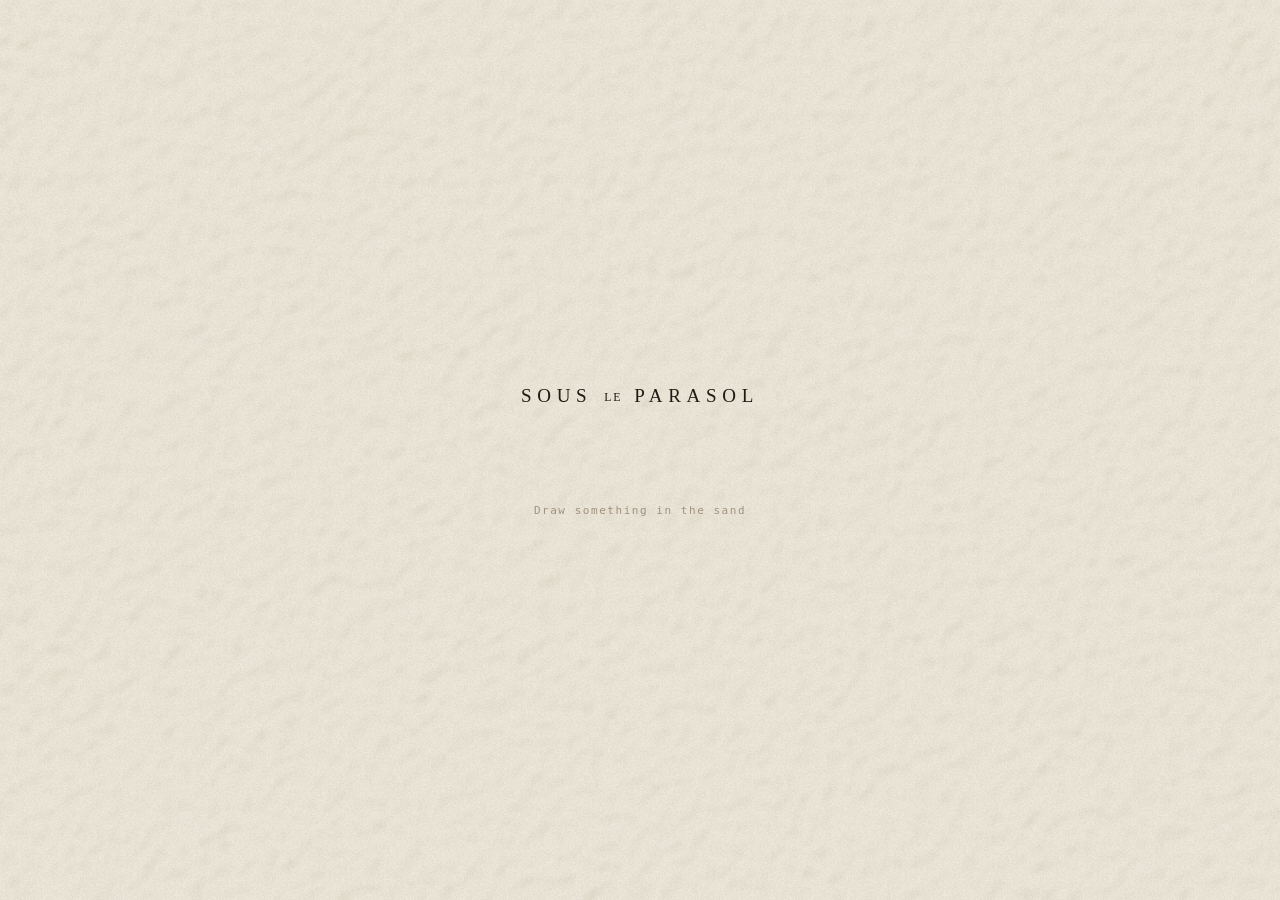
<file: teaser/sand/index.html>
<!DOCTYPE html>
<html lang="en">
<head>
<meta charset="utf-8">
<meta name="viewport" content="width=device-width, initial-scale=1, maximum-scale=1, viewport-fit=cover">
<title>Sous Le Parasol — Sand</title>
<meta name="theme-color" content="#EDE8DA">
<style>
  /* Tokens from _ds/sous-le-parasol design system. Fonts fall back to the
     system stacks declared there — no network requests on this page. */
  :root{
    --sand-base:#EDE8DA; --sand-hi:#FCF9F1; --sand-sh:#9D8A6B; --sand-wet:#8A7657;
    --ink:#211913; --muted:#9D8A6B; --accent:#9E4B36; --umber:#6B5238;
    --font-display:'Marcellus','Times New Roman',serif;
    --font-deco:'Josefin Sans','Century Gothic',system-ui,sans-serif;
    --font-mono:'Space Mono',ui-monospace,Menlo,monospace;
  }
  *{box-sizing:border-box;margin:0;padding:0;}
  html,body{
    height:100vh;height:100dvh;width:100%;overflow:hidden;
    background:var(--sand-base);
    touch-action:none;overscroll-behavior:none;
    -webkit-user-select:none;user-select:none;
    -webkit-touch-callout:none;-webkit-tap-highlight-color:transparent;
    -webkit-font-smoothing:antialiased;
  }
  body{font-family:var(--font-deco);color:var(--ink);position:fixed;inset:0;}
  canvas#sand{position:fixed;inset:0;width:100%;height:100vh;height:100dvh;display:block;touch-action:none;}

  /* ---- wordmark ---- */
  .wm{
    position:fixed;left:50%;top:44%;transform:translate(-50%,-50%);z-index:10;
    font-family:var(--font-display);font-size:19px;letter-spacing:.30em;
    text-transform:uppercase;color:var(--ink);white-space:nowrap;
    pointer-events:none;opacity:0;
    transition:top .9s cubic-bezier(.22,.61,.36,1),font-size .9s cubic-bezier(.22,.61,.36,1),opacity .9s ease;
  }
  .wm .le{font-size:.62em;letter-spacing:.16em;vertical-align:.12em;margin:0 .12em;}
  .ph-rest .wm{animation:wmIn .9s ease forwards;}
  @keyframes wmIn{from{opacity:0}to{opacity:1}}
  .ph-draw .wm,.ph-wash .wm,.ph-form .wm{
    top:calc(14px + env(safe-area-inset-top));transform:translate(-50%,0);
    font-size:12px;opacity:.25;
  }

  /* ---- nudge ---- */
  .nudge{
    position:fixed;left:50%;top:56%;transform:translate(-50%,0);z-index:10;
    font-family:var(--font-mono);font-size:11px;letter-spacing:.14em;
    color:var(--umber);white-space:nowrap;pointer-events:none;
    opacity:0;transition:opacity .4s ease;
  }
  .ph-rest .nudge{animation:nudgeIn .9s ease 2.2s forwards,nudgeBreathe 4s ease-in-out 3.1s infinite;}
  @keyframes nudgeIn{from{opacity:0}to{opacity:.55}}
  @keyframes nudgeBreathe{0%,100%{opacity:.45}50%{opacity:.62}}
  .ph-draw .nudge,.ph-wash .nudge,.ph-form .nudge{opacity:0;animation:none;}

  /* ---- invitation ---- */
  .invite{
    position:fixed;left:50%;top:38%;transform:translate(-50%,0);z-index:20;
    width:min(78vw,300px);text-align:center;
    visibility:hidden;transition:transform .3s ease;
  }
  .ph-form .invite{visibility:visible;}
  .invite .line{
    font-family:var(--font-display);font-size:22px;letter-spacing:.04em;color:var(--ink);
    opacity:0;transition:opacity .6s ease;
  }
  .invite form{
    display:flex;align-items:baseline;gap:8px;margin-top:26px;
    border-bottom:1px solid var(--accent);padding-bottom:6px;
    opacity:0;transition:opacity .6s ease .45s;
  }
  .invite input{
    flex:1;min-width:0;border:0;outline:none;background:transparent;
    font-family:var(--font-mono);font-size:16px;letter-spacing:.02em;color:#34281B;
    padding:2px 0;text-align:center;border-radius:0;-webkit-user-select:text;user-select:text;
  }
  .invite input::placeholder{color:#9a8a72;}
  .invite .go{
    background:none;border:0;cursor:pointer;font-family:var(--font-mono);
    font-size:16px;color:var(--accent);padding:0 2px;
  }
  .invite .fine{
    margin-top:14px;font-family:var(--font-deco);font-weight:300;font-size:11px;
    line-height:1.5;color:var(--umber);opacity:0;transition:opacity .6s ease .45s;
  }
  .invite .err{
    margin-top:12px;font-family:var(--font-mono);font-size:11px;letter-spacing:.02em;
    color:var(--accent);min-height:14px;opacity:0;transition:opacity .3s ease;
  }
  .invite .err.on{opacity:1;}
  .invite.show .line,.invite.show form,.invite.show .fine{opacity:1;}
  .invite .done{
    position:absolute;left:0;right:0;top:64px;
    font-family:var(--font-mono);font-size:13px;letter-spacing:.06em;color:var(--umber);
    opacity:0;transition:opacity .8s ease .3s;pointer-events:none;
  }
  .invite.sent form,.invite.sent .fine,.invite.sent .err{opacity:0;transition:opacity .5s ease;pointer-events:none;}
  .invite.sent .done{opacity:1;}

  /* ---- debug panel ---- */
  .dbg{
    position:fixed;top:0;right:0;z-index:99;max-height:100dvh;overflow-y:auto;
    background:rgba(22,15,10,.86);color:#EFE7D7;padding:10px 12px 14px;
    font-family:var(--font-mono);font-size:10px;letter-spacing:.02em;width:210px;
    touch-action:pan-y;-webkit-user-select:none;
  }
  .dbg h2{font-size:10px;letter-spacing:.18em;text-transform:uppercase;margin-bottom:6px;color:#C8AC74;}
  .dbg .row{margin-top:7px;}
  .dbg label{display:flex;justify-content:space-between;}
  .dbg input[type=range]{width:100%;margin-top:2px;}
  .dbg button{
    margin-top:10px;width:100%;background:#C8AC74;color:#211913;border:0;padding:6px;
    font-family:var(--font-mono);font-size:10px;letter-spacing:.1em;cursor:pointer;
  }
  @media(prefers-reduced-motion:reduce){
    .wm,.nudge,.invite .line,.invite form,.invite .fine{transition:none!important;animation:none!important;}
    .ph-rest .wm{opacity:1;}
    .ph-rest .nudge{opacity:.55;}
    .invite.show .line,.invite.show form,.invite.show .fine{opacity:1;}
  }
</style>
</head>
<body class="ph-rest">
<canvas id="sand"></canvas>
<div class="wm" id="wm">Sous <span class="le">le</span> Parasol</div>
<div class="nudge" id="nudge">Draw something in the sand</div>
<div class="invite" id="invite" aria-hidden="true">
  <div class="line">Disappear into the summer</div>
  <form id="mailform" novalidate>
    <input id="mail" type="email" inputmode="email" autocomplete="email" autocapitalize="off" spellcheck="false" placeholder="your email" aria-label="your email">
    <button type="submit" class="go" aria-label="Send">&#8594;</button>
  </form>
  <div class="err" id="mailerr" role="alert"></div>
  <div class="fine">One letter when the summer opens. Nothing else.</div>
  <div class="done" id="maildone">Summer, found again.</div>
</div>

<script>
(function(){
'use strict';

const SUBSCRIBE_ENDPOINT = ""; // empty = simulate success locally

/* ---------------- environment ---------------- */
const qs = new URLSearchParams(location.search);
const DEBUG = qs.get('debug') === '1';
const STAGE = qs.get('stage');
const META_BROWSER = /FBAN|FBAV|Instagram/i.test(navigator.userAgent);
const REDUCED = window.matchMedia && matchMedia('(prefers-reduced-motion: reduce)').matches;
if (DEBUG) console.log('[sand] meta in-app browser:', META_BROWSER, '| ua:', navigator.userAgent);

/* ---------------- tunables ---------------- */
const P = {
  depth: 0.55,     // carve depth per pass
  ridge: 0.85,     // fraction of removed volume pushed into the ridge
  brush: 6,        // carve radius, grid cells
  relief: 2.2,     // normal-map exaggeration
  lightAz: 236,    // light azimuth, degrees (upper-left)
  grain: 0.045,    // grain overlay opacity
  sndGain: 1.0,    // master sound gain multiplier
  waveSpeed: 3.1,  // wash sweep duration, seconds
  idleDelay: 2.6   // seconds of lifted finger before the wash
};
const LS_KEY = 'slpSandTuning';
if (DEBUG) {
  try {
    const saved = JSON.parse(localStorage.getItem(LS_KEY) || '{}');
    for (const k in saved) if (k in P && isFinite(saved[k])) P[k] = saved[k];
  } catch (e) {}
}

/* ---------------- colours (design-system tokens) ---------------- */
function hex(s){ return [parseInt(s.slice(1,3),16), parseInt(s.slice(3,5),16), parseInt(s.slice(5,7),16)]; }
const C_BASE = hex('#EDE8DA'), C_HI = hex('#FCF9F1'), C_SH = hex('#9D8A6B'), C_WET = hex('#8A7657');
const C_W1 = hex('#C4EDED'), C_W2 = hex('#8DDCDC'); // wave blues, front → deep

/* ---------------- state ---------------- */
const cv = document.getElementById('sand');
const ctx = cv.getContext('2d');
let W=0, H=0, DPR=1, gw=0, gh=0;
let h=null, wet=null, foamOff=null, foamRow=null;
let off=null, offctx=null, img=null, grainPat=null;
let Lx=0, Ly=0, Lz=0.44, midLam=0.44;
let carveK=null, ridgeK=null, kOut=0;
let phase='rest';
let dirty=true, wetActive=false;
let drawing=false, activePtr=null, lastX=0, lastY=0, lastT=0, emaSpeed=0;
let samples=0, firstDrawT=0, lastLiftT=0;
let washActive=false, washT0=0, frontY=1e9, flooded=false;
let rafId=0, lastFrame=0, fpsN=0, fpsT=0, fpsEl=null;

const clamp=(v,a,b)=>v<a?a:v>b?b:v;
const easeInOutCubic=t=>t<0.5?4*t*t*t:1-Math.pow(-2*t+2,3)/2;

/* ---------------- grid ---------------- */
function seedNoise(f){
  for (let i=0;i<f.length;i++) f[i]=(Math.random()-0.5)*0.09;
  blur3(f); blur3(f); // leaves ~±0.03 gentle undulation
}
function blur3(f){
  const t=new Float32Array(f.length);
  for (let y=0;y<gh;y++){
    const r=y*gw;
    for (let x=0;x<gw;x++){
      const a=x>0?f[r+x-1]:f[r+x], b=f[r+x], c=x<gw-1?f[r+x+1]:f[r+x];
      t[r+x]=(a+b+c)/3;
    }
  }
  for (let y=0;y<gh;y++){
    for (let x=0;x<gw;x++){
      const a=y>0?t[(y-1)*gw+x]:t[y*gw+x], b=t[y*gw+x], c=y<gh-1?t[(y+1)*gw+x]:t[y*gw+x];
      f[y*gw+x]=(a+b+c)/3;
    }
  }
}
function resample(old, ow, oh, nw, nh){
  const out=new Float32Array(nw*nh);
  for (let y=0;y<nh;y++){
    const sy=nh>1?y*(oh-1)/(nh-1):0, y0=Math.floor(sy), y1=Math.min(oh-1,y0+1), fy=sy-y0;
    for (let x=0;x<nw;x++){
      const sx=nw>1?x*(ow-1)/(nw-1):0, x0=Math.floor(sx), x1=Math.min(ow-1,x0+1), fx=sx-x0;
      const a=old[y0*ow+x0]*(1-fx)+old[y0*ow+x1]*fx;
      const b=old[y1*ow+x0]*(1-fx)+old[y1*ow+x1]*fx;
      out[y*nw+x]=a*(1-fy)+b*fy;
    }
  }
  return out;
}
function buildGrid(preserve){
  const oldH=h, ow=gw, oh=gh;
  W=window.innerWidth; H=window.innerHeight;
  DPR=Math.min(window.devicePixelRatio||1, 2);
  cv.width=Math.round(W*DPR); cv.height=Math.round(H*DPR);
  gw=Math.max(2,Math.ceil(W/1.7)); gh=Math.max(2,Math.ceil(H/1.7));
  const cap=110000;
  if (gw*gh>cap){ const f=Math.sqrt(gw*gh/cap); gw=Math.max(2,Math.floor(gw/f)); gh=Math.max(2,Math.floor(gh/f)); }
  h=(preserve&&oldH)?resample(oldH,ow,oh,gw,gh):new Float32Array(gw*gh);
  if (!(preserve&&oldH)) seedNoise(h);
  wet=new Float32Array(gw*gh);
  off=document.createElement('canvas'); off.width=gw; off.height=gh;
  offctx=off.getContext('2d');
  img=offctx.createImageData(gw,gh);
  foamOff=new Float32Array(gw); foamRow=new Float32Array(gw);
  const p1=Math.random()*6, p2=Math.random()*6;
  // rolling, ruffled waterline: long lobes with a small ripple on top
  for (let x=0;x<gw;x++)
    foamOff[x]=Math.sin(x*0.045+p1)*5.5+Math.sin(x*0.013+p2)*3.5+Math.sin(x*0.11+p1*2)*1.2;
  buildGrain();
  if (fpsEl) updateDbgInfo();
  dirty=true;
}
function buildGrain(){
  const g=document.createElement('canvas'); g.width=192; g.height=192;
  const gc=g.getContext('2d'); const id=gc.createImageData(192,192);
  for (let i=0;i<id.data.length;i+=4){
    const v=(Math.random()*255)|0;
    id.data[i]=v; id.data[i+1]=v; id.data[i+2]=v; id.data[i+3]=255;
  }
  gc.putImageData(id,0,0);
  grainPat=ctx.createPattern(g,'repeat');
}

/* ---------------- carving ---------------- */
function buildKernels(){
  const r=P.brush, rOut=r*1.8, sig=r*0.62; // wider sigma = softer trough walls
  kOut=Math.ceil(rOut);
  carveK=[]; ridgeK=[];
  let ridgeSum=0;
  for (let dy=-kOut;dy<=kOut;dy++){
    for (let dx=-kOut;dx<=kOut;dx++){
      const d=Math.hypot(dx,dy);
      if (d<=r) carveK.push(dx,dy,Math.exp(-(d*d)/(2*sig*sig)));
      else if (d<=rOut){
        const w=Math.sin(Math.PI*(d-r)/(rOut-r));
        ridgeK.push(dx,dy,w); ridgeSum+=w;
      }
    }
  }
  for (let i=2;i<ridgeK.length;i+=3) ridgeK[i]/=ridgeSum;
}
function stamp(cx,cy,depth){
  const xi=Math.round(cx), yi=Math.round(cy);
  let removed=0;
  for (let k=0;k<carveK.length;k+=3){
    const x=xi+carveK[k], y=yi+carveK[k+1];
    if (x<0||x>=gw||y<0||y>=gh) continue;
    const i=y*gw+x, old=h[i];
    const nh=Math.max(-1, old-depth*carveK[k+2]);
    removed+=old-nh; h[i]=nh;
  }
  const add=removed*P.ridge;
  if (add>0){
    for (let k=0;k<ridgeK.length;k+=3){
      const x=xi+ridgeK[k], y=yi+ridgeK[k+1];
      if (x<0||x>=gw||y<0||y>=gh) continue;
      const i=y*gw+x;
      h[i]=Math.min(1, h[i]+add*ridgeK[k+2]);
    }
  }
}
function carveLine(gx0,gy0,gx1,gy1,speed){
  const dx=gx1-gx0, dy=gy1-gy0, dist=Math.hypot(dx,dy);
  const n=Math.max(1,Math.ceil(dist/1.1)); // interpolate — no dotted gaps on fast drags
  const sc=clamp(0.35+speed*0.9, 0.35, 1);
  for (let i=1;i<=n;i++) stamp(gx0+dx*i/n, gy0+dy*i/n, P.depth*sc);
  dirty=true;
}

/* ---------------- lighting / render ---------------- */
function updateLight(){
  const az=P.lightAz*Math.PI/180;
  const m=Math.sqrt(1-Lz*Lz);
  Lx=Math.cos(az)*m; Ly=Math.sin(az)*m;
  midLam=Lz;
}
function render(now){
  const d=img.data, relief=P.relief;
  const bR=C_BASE[0],bG=C_BASE[1],bB=C_BASE[2];
  const hR=C_HI[0],hG=C_HI[1],hB=C_HI[2];
  const sR=C_SH[0],sG=C_SH[1],sB=C_SH[2];
  const wR=C_WET[0],wG=C_WET[1],wB=C_WET[2];
  const w1R=C_W1[0],w1G=C_W1[1],w1B=C_W1[2];
  const w2R=C_W2[0],w2G=C_W2[1],w2B=C_W2[2];
  const foamOn=washActive||flooded;
  if (foamOn){
    const t=now*0.004;
    for (let x=0;x<gw;x++) foamRow[x]=frontY+foamOff[x]+Math.sin(t+x*0.09)*1.5;
  }
  let j=0;
  for (let y=0;y<gh;y++){
    const yN=(y>0?y-1:y)*gw, yS=(y<gh-1?y+1:y)*gw, row=y*gw;
    for (let x=0;x<gw;x++){
      const i=row+x;
      const iW=x>0?i-1:i, iE=x<gw-1?i+1:i;
      const dhx=h[iE]-h[iW], dhy=h[yS+x]-h[yN+x];
      const nx=-dhx*relief, ny=-dhy*relief;
      let lam=(nx*Lx+ny*Ly+Lz)/Math.sqrt(nx*nx+ny*ny+1);
      lam=lam<0?0:lam>1?1:lam;
      let r,g,b;
      if (lam<midLam){
        const t=1-lam/midLam;
        r=bR+(sR-bR)*t; g=bG+(sG-bG)*t; b=bB+(sB-bB)*t;
      } else {
        const t=(lam-midLam)/(1-midLam);
        r=bR+(hR-bR)*t; g=bG+(hG-bG)*t; b=bB+(hB-bB)*t;
      }
      // cheap ambient occlusion — deepen the troughs
      const occ=(h[iW]+h[iE]+h[yN+x]+h[yS+x])*0.25-h[i];
      if (occ>0){ const s=1-Math.min(occ*1.2,0.18); r*=s; g*=s; b*=s; }
      // wet band
      const wv=wet[i];
      if (wv>0){ const t=wv*0.25; r+=(wR-r)*t; g+=(wG-g)*t; b+=(wB-b)*t; }
      // the wave: a faint pale rim on a ruffled waterline, then a
      // near-opaque aqua sheet that stays after the wash
      if (foamOn){
        const fd=y-foamRow[x];
        if (fd>-1){
          if (washActive&&fd<1.5){
            const a=0.3*(fd<0?1+fd:1-fd/1.5);
            r+=(255-r)*a; g+=(255-g)*a; b+=(255-b)*a;
          }
          if (fd>0){
            const cm=Math.min(1,fd/18);
            const qr=w1R+(w2R-w1R)*cm, qg=w1G+(w2G-w1G)*cm, qb=w1B+(w2B-w1B)*cm;
            r+=(qr-r)*0.82; g+=(qg-g)*0.82; b+=(qb-b)*0.82;
          }
        }
      }
      d[j++]=r; d[j++]=g; d[j++]=b; d[j++]=255;
    }
  }
  offctx.putImageData(img,0,0);
  ctx.globalCompositeOperation='source-over';
  ctx.globalAlpha=1;
  ctx.imageSmoothingEnabled=true;
  ctx.drawImage(off,0,0,cv.width,cv.height);
  if (P.grain>0&&grainPat){
    ctx.globalCompositeOperation='multiply';
    ctx.globalAlpha=P.grain;
    ctx.fillStyle=grainPat;
    ctx.fillRect(0,0,cv.width,cv.height);
    ctx.globalCompositeOperation='source-over';
    ctx.globalAlpha=1;
  }
}

/* ---------------- wash ---------------- */
function startWash(){
  if (phase!=='draw'&&phase!=='rest') return;
  setPhase('wash');
  audioWave();
  if (REDUCED){ // no wave animation: straight to the flooded state and the form
    flood();
    showInvite();
    return;
  }
  washActive=true; washT0=performance.now();
}
function flood(){ // the water stays — the form lives on the blue
  washActive=false; flooded=true;
  frontY=-60;
  seedNoise(h); wet.fill(0); wetActive=false;
  dirty=true;
}
function updateWash(now,dt){
  const M=60;
  const t=Math.min(1,(now-washT0)/(P.waveSpeed*1000));
  const e=easeInOutCubic(t);
  frontY=gh+M-e*(gh+2*M);
  const yStart=Math.max(0,Math.ceil(frontY));
  for (let y=yStart;y<gh;y++){
    const dist=y-frontY;
    if (dist<=0) continue;
    const k=Math.min(1, Math.min(1,dist/40)*dt*6);
    const row=y*gw;
    for (let x=0;x<gw;x++) h[row+x]*=1-k;
  }
  dirty=true;
  if (t>=1){
    flood();
    setTimeout(showInvite,400);
  }
}
function decayWet(dt){
  let any=false;
  const k=dt/1.5;
  for (let i=0;i<wet.length;i++){
    if (wet[i]>0){ wet[i]=Math.max(0,wet[i]-k); if (wet[i]>0) any=true; }
  }
  wetActive=any; dirty=true;
}

/* ---------------- audio (all synthesised, created on first touch) ---------------- */
let AC=null, master=null, sandGainN=null, sandFilt=null, noiseBuf=null, lastJingle=0, unlockEl=null;
function makeNoiseBuf(){
  const b=AC.createBuffer(1,AC.sampleRate*2,AC.sampleRate);
  const d=b.getChannelData(0);
  for (let i=0;i<d.length;i++) d[i]=Math.random()*2-1;
  return b;
}
function initAudio(){
  if (AC) { if (AC.state==='suspended') AC.resume(); return; }
  try {
    const A=window.AudioContext||window.webkitAudioContext;
    if (!A) return;
    AC=new A();
    master=AC.createGain(); master.gain.value=P.sndGain; master.connect(AC.destination);
    noiseBuf=makeNoiseBuf();
    const src=AC.createBufferSource(); src.buffer=noiseBuf; src.loop=true;
    sandFilt=AC.createBiquadFilter(); sandFilt.type='bandpass'; sandFilt.frequency.value=1200; sandFilt.Q.value=0.8;
    sandGainN=AC.createGain(); sandGainN.gain.value=0;
    src.connect(sandFilt); sandFilt.connect(sandGainN); sandGainN.connect(master);
    src.start();
  } catch(e){}
  // iOS silent-switch unlock — a bonus that sometimes lands; never required.
  try {
    if (!unlockEl){
      unlockEl=document.createElement('audio');
      unlockEl.setAttribute('x-webkit-airplay','deny');
      unlockEl.preload='auto'; unlockEl.loop=true;
      unlockEl.src=silentWav();
      unlockEl.play().catch(function(){});
    }
  } catch(e){}
}
function silentWav(){
  const n=8, b=new Uint8Array(44+n), dv=new DataView(b.buffer);
  const put=(o,s)=>{ for (let i=0;i<s.length;i++) b[o+i]=s.charCodeAt(i); };
  put(0,'RIFF'); dv.setUint32(4,36+n,true); put(8,'WAVE');
  put(12,'fmt '); dv.setUint32(16,16,true); dv.setUint16(20,1,true); dv.setUint16(22,1,true);
  dv.setUint32(24,8000,true); dv.setUint32(28,16000,true); dv.setUint16(32,2,true); dv.setUint16(34,16,true);
  put(36,'data'); dv.setUint32(40,n,true);
  let s=''; for (let i=0;i<b.length;i++) s+=String.fromCharCode(b[i]);
  return 'data:audio/wav;base64,'+btoa(s);
}
function audioSand(speed){ // speed in css px/ms
  if (!sandGainN) return;
  const t=AC.currentTime;
  sandGainN.gain.setTargetAtTime(clamp(speed*0.045,0,0.09), t, 0.05);
  sandFilt.frequency.setTargetAtTime(1200+clamp(speed/3,0,1)*2300, t, 0.05);
}
function audioJingle(now){
  if (!AC||now-lastJingle<380) return;
  lastJingle=now;
  try {
    const NOTES=[587.33,659.25,783.99,880.00,1046.50];
    const t=AC.currentTime;
    const o=AC.createOscillator();
    o.frequency.value=NOTES[(Math.random()*NOTES.length)|0];
    o.detune.value=Math.random()*12-6;
    const g=AC.createGain();
    g.gain.setValueAtTime(0,t);
    g.gain.linearRampToValueAtTime(0.05,t+0.005);
    g.gain.exponentialRampToValueAtTime(0.0001,t+0.355);
    let out=g;
    if (AC.createStereoPanner){ const p=AC.createStereoPanner(); p.pan.value=Math.random()-0.5; g.connect(p); out=p; }
    o.connect(g); out.connect(master);
    o.start(t); o.stop(t+0.4);
  } catch(e){}
}
function audioWave(){
  if (!AC) return;
  try {
    const D=P.waveSpeed+0.2, t=AC.currentTime;
    const src=AC.createBufferSource(); src.buffer=noiseBuf; src.loop=true;
    const f=AC.createBiquadFilter(); f.type='lowpass'; f.Q.value=0.7;
    f.frequency.setValueAtTime(300,t);
    f.frequency.linearRampToValueAtTime(900,t+D*0.38);
    f.frequency.linearRampToValueAtTime(200,t+D);
    const g=AC.createGain();
    g.gain.setValueAtTime(0,t);
    g.gain.linearRampToValueAtTime(0.12,t+D*0.35);
    g.gain.linearRampToValueAtTime(0,t+D);
    src.connect(f); f.connect(g); g.connect(master);
    src.start(t); src.stop(t+D+0.1);
  } catch(e){}
}

/* ---------------- phases ---------------- */
const invite=document.getElementById('invite');
const mailform=document.getElementById('mailform');
const mailInput=document.getElementById('mail');
const mailErr=document.getElementById('mailerr');
function setPhase(p){
  phase=p;
  document.body.classList.remove('ph-rest','ph-draw','ph-wash','ph-form');
  document.body.classList.add('ph-'+p);
}
function showInvite(){
  setPhase('form');
  invite.setAttribute('aria-hidden','false');
  requestAnimationFrame(()=>invite.classList.add('show'));
}

/* ---------------- pointer input ---------------- */
function cssToGridX(x){ return x*gw/W; }
function cssToGridY(y){ return y*gh/H; }
function onDown(x,y,id){
  if (phase==='wash'||phase==='form') return;
  if (phase==='rest') setPhase('draw');
  initAudio();
  try { if (navigator.vibrate) navigator.vibrate(8); } catch(e){}
  drawing=true; activePtr=id; emaSpeed=0;
  lastX=x; lastY=y; lastT=performance.now();
  if (!firstDrawT) firstDrawT=lastT;
  stamp(cssToGridX(x),cssToGridY(y),P.depth*0.5);
  samples++; dirty=true;
}
function onMove(x,y,tEv){
  if (!drawing||phase!=='draw') return;
  const now=tEv||performance.now();
  const dt=Math.max(1,now-lastT);
  const speed=Math.hypot(x-lastX,y-lastY)/dt;
  emaSpeed+=(speed-emaSpeed)*0.3; // smoothed, so carve depth doesn't flutter into ribs
  carveLine(cssToGridX(lastX),cssToGridY(lastY),cssToGridX(x),cssToGridY(y),emaSpeed);
  samples++;
  lastX=x; lastY=y; lastT=now;
  audioSand(emaSpeed);
  audioJingle(performance.now());
}
function onUp(){
  if (!drawing) return;
  drawing=false; activePtr=null;
  lastLiftT=performance.now();
  audioSand(0);
}
if (window.PointerEvent){
  cv.addEventListener('pointerdown',e=>{
    if (activePtr!==null) return;
    e.preventDefault();
    try { cv.setPointerCapture(e.pointerId); } catch(err){}
    onDown(e.clientX,e.clientY,e.pointerId);
  });
  cv.addEventListener('pointermove',e=>{
    if (e.pointerId!==activePtr) return;
    e.preventDefault();
    const list=e.getCoalescedEvents?e.getCoalescedEvents():null;
    if (list&&list.length) for (const c of list) onMove(c.clientX,c.clientY,c.timeStamp);
    else onMove(e.clientX,e.clientY,e.timeStamp);
  });
  cv.addEventListener('pointerup',e=>{ if (e.pointerId===activePtr) onUp(); });
  cv.addEventListener('pointercancel',e=>{ if (e.pointerId===activePtr) onUp(); });
} else {
  cv.addEventListener('touchstart',e=>{ e.preventDefault(); const t=e.changedTouches[0]; onDown(t.clientX,t.clientY,t.identifier); },{passive:false});
  cv.addEventListener('touchmove',e=>{ e.preventDefault(); const t=e.changedTouches[0]; onMove(t.clientX,t.clientY); },{passive:false});
  cv.addEventListener('touchend',onUp);
  cv.addEventListener('touchcancel',onUp);
  cv.addEventListener('mousedown',e=>onDown(e.clientX,e.clientY,'m'));
  cv.addEventListener('mousemove',e=>onMove(e.clientX,e.clientY));
  cv.addEventListener('mouseup',onUp);
}
document.addEventListener('touchmove',e=>{ if (e.target===cv) e.preventDefault(); },{passive:false});
document.addEventListener('gesturestart',e=>e.preventDefault());

/* ---------------- main loop ---------------- */
function tick(now){
  rafId=requestAnimationFrame(tick);
  const dt=Math.min(0.05,(now-lastFrame)/1000)||0.016;
  lastFrame=now;
  if (fpsEl){
    fpsN++;
    if (now-fpsT>500){ fpsEl.textContent=Math.round(fpsN*1000/(now-fpsT))+' fps · '+gw+'×'+gh; fpsN=0; fpsT=now; }
  }
  if (phase==='draw'&&!drawing&&samples>0){
    if (samples>=40&&lastLiftT&&now-lastLiftT>P.idleDelay*1000) startWash();
    else if (firstDrawT&&now-firstDrawT>25000) startWash();
  }
  let need=dirty;
  if (washActive){ updateWash(now,dt); need=true; }
  if (wetActive){ decayWet(dt); need=true; }
  if (need){ render(now); dirty=false; }
}

/* ---------------- form ---------------- */
let submitting=false;
mailform.addEventListener('submit',e=>{
  e.preventDefault();
  if (submitting) return;
  const email=mailInput.value.trim();
  if (!/^[^\s@]+@[^\s@]+\.[^\s@]{2,}$/.test(email)){
    mailErr.textContent='The address needs a name, an @, and a domain.';
    mailErr.classList.add('on');
    return;
  }
  mailErr.classList.remove('on');
  submitting=true;
  const succeed=()=>{ invite.classList.add('sent'); mailInput.blur(); };
  const fail=()=>{ submitting=false; mailErr.textContent='It didn’t go through. Try once more.'; mailErr.classList.add('on'); };
  if (!SUBSCRIBE_ENDPOINT){
    console.log('[sand] subscribe (simulated):', email);
    setTimeout(succeed,600);
  } else {
    fetch(SUBSCRIBE_ENDPOINT,{
      method:'POST',
      headers:{'Content-Type':'application/json'},
      body:JSON.stringify({email:email,source:'sand-teaser',ts:Date.now()})
    }).then(r=>{ if (r.ok) succeed(); else fail(); }).catch(fail);
  }
});
/* keyboard: keep the field visible via visualViewport, not fixed positioning */
function onVV(){
  if (phase!=='form') return;
  const vv=window.visualViewport;
  if (!vv) return;
  invite.style.transform='translate(-50%,0)';
  const r=invite.getBoundingClientRect();
  const over=r.bottom+14-(vv.offsetTop+vv.height);
  if (over>0) invite.style.transform='translate(-50%,'+(-over)+'px)';
  window.scrollTo(0,0);
}
if (window.visualViewport){
  visualViewport.addEventListener('resize',onVV);
  visualViewport.addEventListener('scroll',onVV);
}
mailInput.addEventListener('blur',()=>{ invite.style.transform='translate(-50%,0)'; window.scrollTo(0,0); });

/* ---------------- lifecycle ---------------- */
let rzT=0;
window.addEventListener('resize',()=>{
  if (document.activeElement===mailInput) return; // keyboard resize, not a rotate
  clearTimeout(rzT);
  rzT=setTimeout(()=>{ buildGrid(true); },160);
});
window.addEventListener('orientationchange',()=>{
  clearTimeout(rzT);
  rzT=setTimeout(()=>{ buildGrid(true); },220);
});
document.addEventListener('visibilitychange',()=>{
  if (document.hidden){
    cancelAnimationFrame(rafId); rafId=0;
    if (AC&&AC.state==='running') AC.suspend();
  } else {
    if (AC&&AC.state==='suspended') AC.resume();
    if (!rafId){ lastFrame=performance.now(); rafId=requestAnimationFrame(tick); }
  }
});

/* ---------------- debug panel ---------------- */
function buildDebug(){
  const el=document.createElement('div');
  el.className='dbg';
  el.innerHTML='<h2>Sand tuning</h2><div id="dbgFps">—</div><div id="dbgUa"></div>';
  const DEFS=[
    ['depth','carve depth',0.1,1.2,0.01],
    ['ridge','ridge amount',0,1.5,0.01],
    ['brush','brush radius',3,16,1],
    ['relief','relief',0.5,6,0.1],
    ['lightAz','light angle°',0,360,1],
    ['grain','grain opacity',0,0.2,0.005],
    ['sndGain','sound gain',0,2,0.05],
    ['waveSpeed','wave sweep s',1,5,0.1],
    ['idleDelay','idle trigger s',1,6,0.1]
  ];
  DEFS.forEach(def=>{
    const [key,label,min,max,step]=def;
    const row=document.createElement('div'); row.className='row';
    const lab=document.createElement('label');
    const name=document.createElement('span'); name.textContent=label;
    const val=document.createElement('span'); val.textContent=P[key];
    lab.appendChild(name); lab.appendChild(val);
    const inp=document.createElement('input');
    inp.type='range'; inp.min=min; inp.max=max; inp.step=step; inp.value=P[key];
    inp.addEventListener('input',()=>{
      P[key]=+inp.value; val.textContent=inp.value;
      try { localStorage.setItem(LS_KEY,JSON.stringify(P)); } catch(e){}
      if (key==='brush') buildKernels();
      if (key==='lightAz') updateLight();
      if (key==='sndGain'&&master) master.gain.value=P.sndGain;
      dirty=true;
    });
    row.appendChild(lab); row.appendChild(inp);
    el.appendChild(row);
  });
  const btn=document.createElement('button');
  btn.textContent='copy current values';
  btn.addEventListener('click',()=>{
    const txt=JSON.stringify(P,null,2);
    const done=()=>{ btn.textContent='copied'; setTimeout(()=>btn.textContent='copy current values',1200); };
    if (navigator.clipboard&&navigator.clipboard.writeText) navigator.clipboard.writeText(txt).then(done,()=>prompt('Copy:',txt));
    else prompt('Copy:',txt);
  });
  el.appendChild(btn);
  document.body.appendChild(el);
  fpsEl=el.querySelector('#dbgFps');
  el.querySelector('#dbgUa').textContent='in-app: '+META_BROWSER;
}
function updateDbgInfo(){ if (fpsEl) fpsEl.textContent='— fps · '+gw+'×'+gh; }

/* ---------------- boot ---------------- */
buildGrid(false);
buildKernels();
updateLight();
if (DEBUG) buildDebug();

if (STAGE==='draw'){
  setPhase('draw');
} else if (STAGE==='wash'){
  setPhase('draw');
  // pre-carve a spiral so there is something to wash away
  let px=null,py=null;
  const cx=gw/2, cy=gh/2, R=Math.min(gw,gh)*0.3;
  for (let a=0;a<Math.PI*4;a+=0.12){
    const r=(a/(Math.PI*4))*R;
    const x=cx+Math.cos(a)*r*1.25, y=cy+Math.sin(a)*r;
    if (px!==null) carveLine(px,py,x,y,1.2);
    px=x; py=y;
  }
  samples=60;
  setTimeout(startWash,400);
} else if (STAGE==='form'){
  flood();
  setPhase('form');
  showInvite();
} else {
  setPhase('rest');
}

lastFrame=performance.now();
rafId=requestAnimationFrame(tick);

})();
</script>
</body>
</html>
</file>
